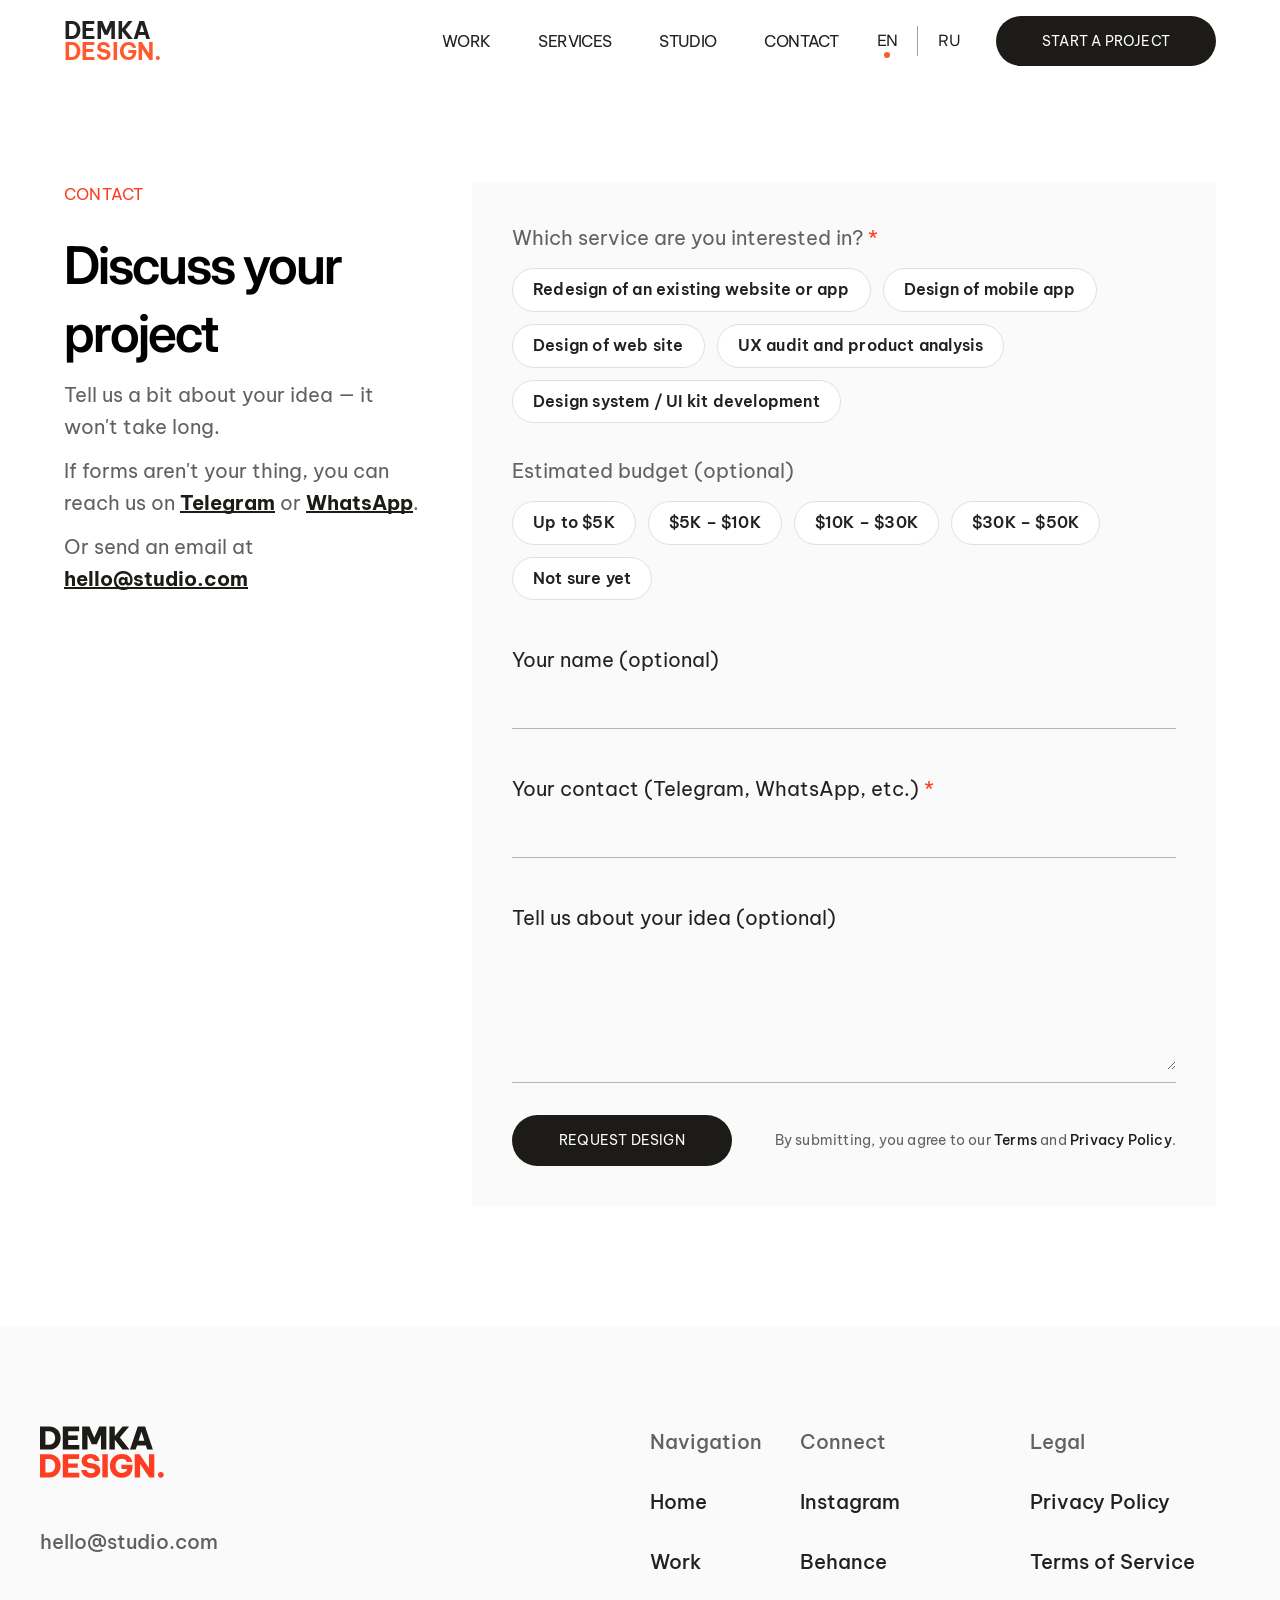
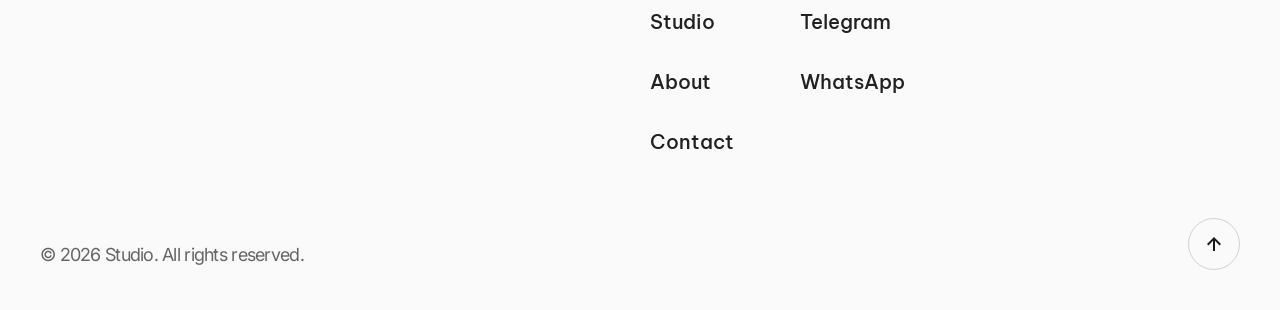
<file: start-project.html>
<!doctype html>
<html lang="en">
  <head>
    <meta charset="UTF-8" />
    <meta name="viewport" content="width=device-width, initial-scale=1.0" />
    <title data-i18n="startProject.meta.title">Discuss your project — DEMKA DESIGN</title>
    <link rel="preconnect" href="https://fonts.googleapis.com" />
    <link rel="preconnect" href="https://fonts.gstatic.com" crossorigin />
    <link
      href="https://fonts.googleapis.com/css2?family=Be+Vietnam+Pro:wght@400;500;600;700&family=Inter:wght@400;500;600&family=Onest:wght@400&family=Plus+Jakarta+Sans:wght@400;700&display=swap"
      rel="stylesheet"
    />
    <link rel="stylesheet" href="./styles.css" />
  </head>
  <body>
    <div class="page page-start" id="top">
      <header class="nav nav--light">
        <a class="logo" href="./index.html">
          <span class="logo-line">DEMKA</span>
          <span class="logo-line logo-accent">DESIGN.</span>
        </a>
        <div class="menu-wrap">
          <nav aria-label="Primary" data-i18n-aria-label="a11y.navPrimary">
            <ul class="menu">
              <li><a class="menu-link" href="./work.html" data-i18n="nav.work">Work</a></li>
              <li><a class="menu-link" href="./index.html#services" data-i18n="nav.services">Services</a></li>
              <li><a class="menu-link" href="./studio.html" data-i18n="nav.studio">Studio</a></li>
              <li><a class="menu-link" href="./index.html#contact" data-i18n="nav.contact">Contact</a></li>
            </ul>
          </nav>
        </div>
        <div class="nav-end">
          <div class="nav-actions">
            <div class="nav-lang nav-lang-desktop" role="group" data-i18n-aria-label="a11y.langSwitcher">
              <button type="button" class="nav-lang-btn" data-lang="en" aria-pressed="false">EN</button>
              <span class="nav-lang-divider" aria-hidden="true"></span>
              <button type="button" class="nav-lang-btn" data-lang="ru" aria-pressed="false">RU</button>
            </div>
            <div class="nav-lang-mobile">
              <button
                type="button"
                class="nav-lang-mobile-trigger"
                aria-expanded="false"
                aria-haspopup="listbox"
                aria-controls="nav-lang-mobile-list"
                data-i18n-aria-label="a11y.langMenuChoose"
              >
                <span class="nav-lang-mobile-current">EN</span>
                <svg class="nav-lang-mobile-chevron" width="16" height="16" viewBox="0 0 24 24" aria-hidden="true" focusable="false">
                  <path fill="currentColor" d="M12 15.4 6.3 9.7 7.2 8.8l4.8 4.8 4.8-4.8.9.9-5.7 5.7z" />
                </svg>
              </button>
              <ul class="nav-lang-mobile-list" id="nav-lang-mobile-list" role="listbox" hidden>
                <li role="none">
                  <button type="button" class="nav-lang-mobile-option" role="option" data-lang="en" aria-selected="true">EN</button>
                </li>
                <li role="none">
                  <button type="button" class="nav-lang-mobile-option" role="option" data-lang="ru" aria-selected="false">RU</button>
                </li>
              </ul>
            </div>
            <div class="nav-cta">
              <a class="cta cta--nav-dark" href="./start-project.html" data-i18n="nav.cta">Start a project</a>
            </div>
          </div>
          <button
            type="button"
            class="nav-toggle"
            id="nav-toggle"
            aria-expanded="false"
            aria-controls="nav-mobile-panel"
            aria-label="Open menu"
            data-i18n-aria-label="a11y.menuOpen"
          >
            <span class="nav-toggle-bar" aria-hidden="true"></span>
            <span class="nav-toggle-bar" aria-hidden="true"></span>
          </button>
        </div>
        <div class="nav-mobile-menu" id="nav-mobile-panel" hidden>
          <nav aria-label="Primary (mobile)" data-i18n-aria-label="a11y.navPrimaryMobile">
            <ul class="nav-mobile-list">
              <li><a class="nav-mobile-link" href="./work.html" data-i18n="nav.work">Work</a></li>
              <li><a class="nav-mobile-link" href="./index.html#services" data-i18n="nav.services">Services</a></li>
              <li><a class="nav-mobile-link" href="./studio.html" data-i18n="nav.studio">Studio</a></li>
              <li><a class="nav-mobile-link" href="./index.html#contact" data-i18n="nav.contact">Contact</a></li>
            </ul>
            <a class="cta cta--nav-dark nav-mobile-cta" href="./start-project.html" data-i18n="nav.cta">Start a project</a>
          </nav>
        </div>
      </header>

      <main class="start-main">
        <div class="start-layout">
          <div class="start-intro">
            <p class="start-kicker" data-i18n="startProject.intro.kicker">Contact</p>
            <div class="start-intro-copy">
              <h1 class="start-title" data-i18n="startProject.intro.title">Discuss your project</h1>
              <p class="start-lead" data-i18n="startProject.intro.lead">
                Tell us a bit about your idea &mdash; it won&rsquo;t take long.
              </p>
              <p class="start-aside">
                <span data-i18n="startProject.intro.messengerPrefix">If forms aren&rsquo;t your thing, you can reach us on</span>
                <a href="https://t.me" target="_blank" rel="noopener noreferrer">Telegram</a>
                <span data-i18n="startProject.intro.messengerOr">or</span>
                <a href="https://wa.me" target="_blank" rel="noopener noreferrer">WhatsApp</a><span data-i18n="startProject.intro.messengerSuffix">.</span>
              </p>
              <p class="start-aside">
                <span data-i18n="startProject.intro.emailPrefix">Or send an email at</span>
                <a href="mailto:hello@studio.com">hello@studio.com</a>
              </p>
            </div>
          </div>

          <form
            class="start-form-card"
            id="project-form"
            action="https://submit-form.com/pS3zjzmsy"
            method="post"
          >
            <fieldset class="start-fieldset">
              <legend class="start-legend">
                <span data-i18n="startProject.form.serviceLegend">Which service are you interested in?</span>
                <span class="start-required" aria-hidden="true">*</span>
              </legend>
              <div class="start-chip-row" role="radiogroup" aria-required="true">
                <label class="start-chip">
                  <input type="radio" name="service" value="Redesign of an existing website or app" required />
                  <span data-i18n="startProject.form.services.redesign">Redesign of an existing website or app</span>
                </label>
                <label class="start-chip">
                  <input type="radio" name="service" value="Design of mobile app" />
                  <span data-i18n="startProject.form.services.mobile">Design of mobile app</span>
                </label>
                <label class="start-chip">
                  <input type="radio" name="service" value="Design of web site" />
                  <span data-i18n="startProject.form.services.website">Design of web site</span>
                </label>
                <label class="start-chip">
                  <input type="radio" name="service" value="UX audit and product analysis" />
                  <span data-i18n="startProject.form.services.uxAudit">UX audit and product analysis</span>
                </label>
                <label class="start-chip">
                  <input type="radio" name="service" value="Design system / UI kit development" />
                  <span data-i18n="startProject.form.services.designSystem">Design system / UI kit development</span>
                </label>
              </div>
            </fieldset>

            <fieldset class="start-fieldset">
              <legend class="start-legend" data-i18n="startProject.form.budgetLegend">Estimated budget (optional)</legend>
              <div class="start-chip-row" role="radiogroup">
                <label class="start-chip">
                  <input type="radio" name="budget" value="Up to $5K" />
                  <span data-i18n="startProject.form.budgets.upTo5">Up to $5K</span>
                </label>
                <label class="start-chip">
                  <input type="radio" name="budget" value="$5K – $10K" />
                  <span data-i18n="startProject.form.budgets.b5to10">$5K &ndash; $10K</span>
                </label>
                <label class="start-chip">
                  <input type="radio" name="budget" value="$10K – $30K" />
                  <span data-i18n="startProject.form.budgets.b10to30">$10K &ndash; $30K</span>
                </label>
                <label class="start-chip">
                  <input type="radio" name="budget" value="$30K – $50K" />
                  <span data-i18n="startProject.form.budgets.b30to50">$30K &ndash; $50K</span>
                </label>
                <label class="start-chip">
                  <input type="radio" name="budget" value="Not sure yet" />
                  <span data-i18n="startProject.form.budgets.notSure">Not sure yet</span>
                </label>
              </div>
            </fieldset>

            <div class="start-fields-block">
              <label class="start-field">
                <span class="start-field-label" data-i18n="startProject.form.nameLabel">Your name (optional)</span>
                <input type="text" name="name" autocomplete="name" />
              </label>
              <label class="start-field">
                <span class="start-field-label">
                  <span data-i18n="startProject.form.contactLabel">Your contact (Telegram, WhatsApp, etc.)</span>
                  <span class="start-required" aria-hidden="true">*</span>
                </span>
                <input type="text" name="contact" autocomplete="tel" required />
              </label>
              <label class="start-field start-field--tall">
                <span class="start-field-label" data-i18n="startProject.form.messageLabel">Tell us about your idea (optional)</span>
                <textarea name="message" rows="4"></textarea>
              </label>
            </div>

            <div class="start-form-actions">
              <button type="submit" class="start-submit">
                <span class="start-submit-text start-submit-text--desktop" data-i18n="startProject.form.submitDesktop">Request design</span>
                <span class="start-submit-text start-submit-text--mobile" data-i18n="startProject.form.submitMobile">Submit</span>
              </button>
              <p class="start-disclaimer">
                <span data-i18n="startProject.form.disclaimerPrefix">By submitting, you agree to our</span>
                <a href="./index.html#terms" data-i18n="startProject.form.disclaimerTerms">Terms</a>
                <span data-i18n="startProject.form.disclaimerAnd">and</span>
                <a href="./index.html#privacy" data-i18n="startProject.form.disclaimerPrivacy">Privacy Policy</a><span data-i18n="startProject.form.disclaimerSuffix">.</span>
              </p>
            </div>
          </form>
        </div>
      </main>

      <footer class="site-footer" aria-labelledby="site-footer-title">
        <h2 class="sr-only" id="site-footer-title" data-i18n="a11y.footerTitle">Site footer</h2>
        <div class="site-footer-inner">
          <div class="site-footer-top">
            <div class="site-footer-brand">
              <a class="site-footer-logo" href="./index.html" aria-label="Demka Design — home" data-i18n-aria-label="a11y.footerLogoHome">
                <img src="./bottom_logo.svg" alt="Demka Design" data-i18n-alt="a11y.footerLogoAlt" width="124" height="52" />
              </a>
              <a class="site-footer-email" href="mailto:hello@studio.com">hello@studio.com</a>
            </div>

            <div class="site-footer-columns">
              <nav class="site-footer-column" aria-labelledby="footer-col-navigation">
                <p class="site-footer-column-title" id="footer-col-navigation" data-i18n="footer.navigation">Navigation</p>
                <ul class="site-footer-links">
                  <li><a href="./index.html" data-i18n="footer.home">Home</a></li>
                  <li><a href="./work.html" data-i18n="nav.work">Work</a></li>
                  <li><a href="./studio.html" data-i18n="nav.studio">Studio</a></li>
                  <li><a href="./index.html#about" data-i18n="footer.about">About</a></li>
                  <li><a href="./index.html#contact" data-i18n="nav.contact">Contact</a></li>
                </ul>
              </nav>

              <nav class="site-footer-column" aria-labelledby="footer-col-connect">
                <p class="site-footer-column-title" id="footer-col-connect" data-i18n="footer.connect">Connect</p>
                <ul class="site-footer-links">
                  <li>
                    <a href="https://instagram.com" target="_blank" rel="noopener noreferrer">Instagram</a>
                  </li>
                  <li><a href="https://behance.net" target="_blank" rel="noopener noreferrer">Behance</a></li>
                  <li><a href="https://t.me" target="_blank" rel="noopener noreferrer">Telegram</a></li>
                  <li><a href="https://wa.me" target="_blank" rel="noopener noreferrer">WhatsApp</a></li>
                </ul>
              </nav>

              <nav class="site-footer-column" aria-labelledby="footer-col-legal">
                <p class="site-footer-column-title" id="footer-col-legal" data-i18n="footer.legal">Legal</p>
                <ul class="site-footer-links">
                  <li><a href="./index.html#privacy" data-i18n="footer.privacy">Privacy Policy</a></li>
                  <li><a href="./index.html#terms" data-i18n="footer.terms">Terms of Service</a></li>
                </ul>
              </nav>
            </div>
          </div>

          <div class="site-footer-bottom">
            <p class="site-footer-copyright" data-i18n="footer.copyright">&copy; 2026 Studio. All rights reserved.</p>
            <a class="site-footer-top-link" href="#top" aria-label="Back to top" data-i18n-aria-label="a11y.backToTop">
              <svg viewBox="0 0 24 24" aria-hidden="true" focusable="false">
                <path
                  d="M12 5l-7 7 1.41 1.41L11 8.83V19h2V8.83l4.59 4.58L19 12z"
                  fill="currentColor"
                />
              </svg>
            </a>
          </div>
        </div>
      </footer>
    </div>
    <script src="./js/i18n.js"></script>
    <script>
      (function () {
        var nav = document.querySelector(".page-start .nav");
        var btn = document.getElementById("nav-toggle");
        var panel = document.getElementById("nav-mobile-panel");
        if (!nav || !btn || !panel) return;

        function menuAria(open) {
          var L = window.__SITE_I18N__ || { menuOpen: "Open menu", menuClose: "Close menu" };
          btn.setAttribute("aria-label", open ? L.menuClose : L.menuOpen);
        }

        function setOpen(open) {
          nav.classList.toggle("nav--menu-open", open);
          document.body.classList.toggle("nav-mobile-open", open);
          btn.setAttribute("aria-expanded", open ? "true" : "false");
          menuAria(open);
          if (open) {
            panel.removeAttribute("hidden");
          } else {
            panel.setAttribute("hidden", "");
          }
        }

        document.addEventListener("localeapplied", function () {
          menuAria(nav.classList.contains("nav--menu-open"));
        });

        btn.addEventListener("click", function () {
          setOpen(!nav.classList.contains("nav--menu-open"));
        });

        panel.querySelectorAll("a, button").forEach(function (el) {
          el.addEventListener("click", function () {
            setOpen(false);
          });
        });

        document.addEventListener("keydown", function (e) {
          if (e.key === "Escape" && nav.classList.contains("nav--menu-open")) {
            setOpen(false);
            btn.focus();
          }
        });

        document.addEventListener("click", function (e) {
          if (!nav.classList.contains("nav--menu-open")) return;
          if (!nav.contains(e.target)) setOpen(false);
        });

        var mq = window.matchMedia("(max-width: 600px)");
        mq.addEventListener("change", function () {
          if (!mq.matches && nav.classList.contains("nav--menu-open")) setOpen(false);
        });
      })();
    </script>
  </body>
</html>
</file>
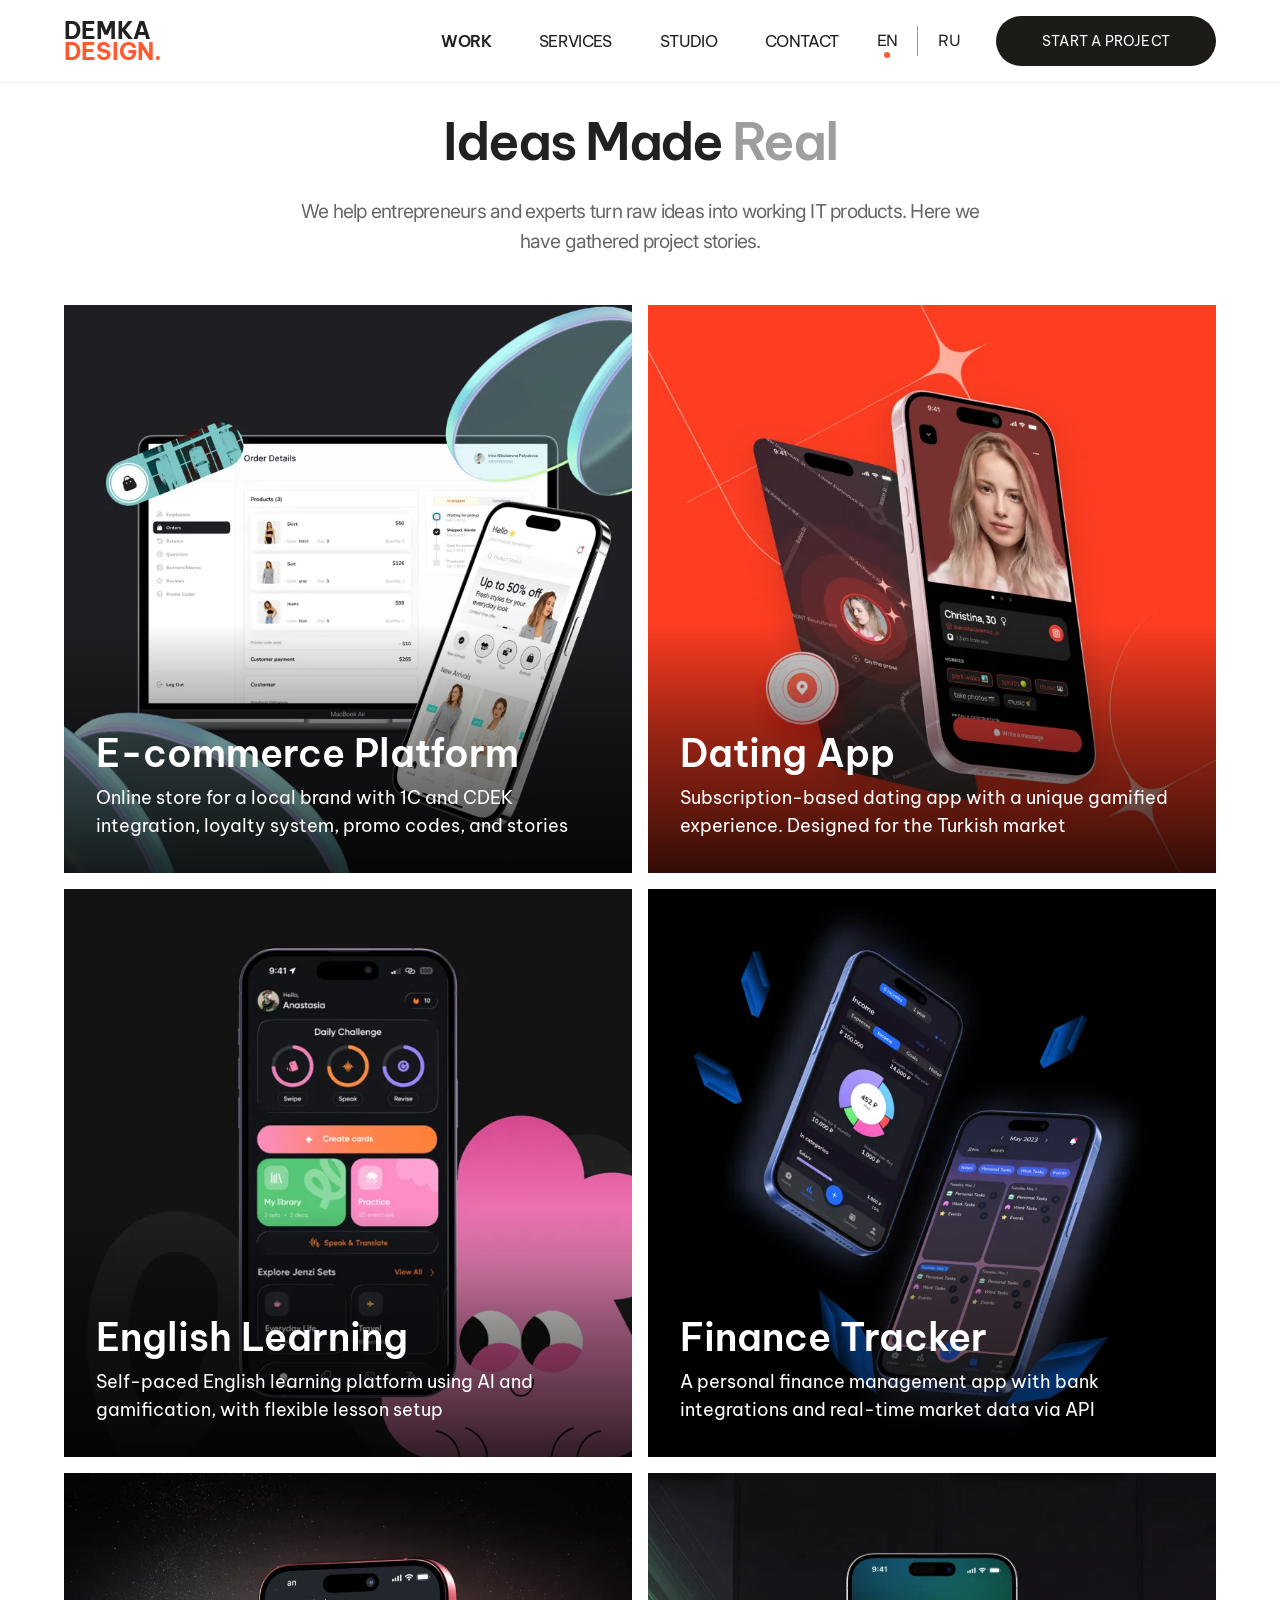
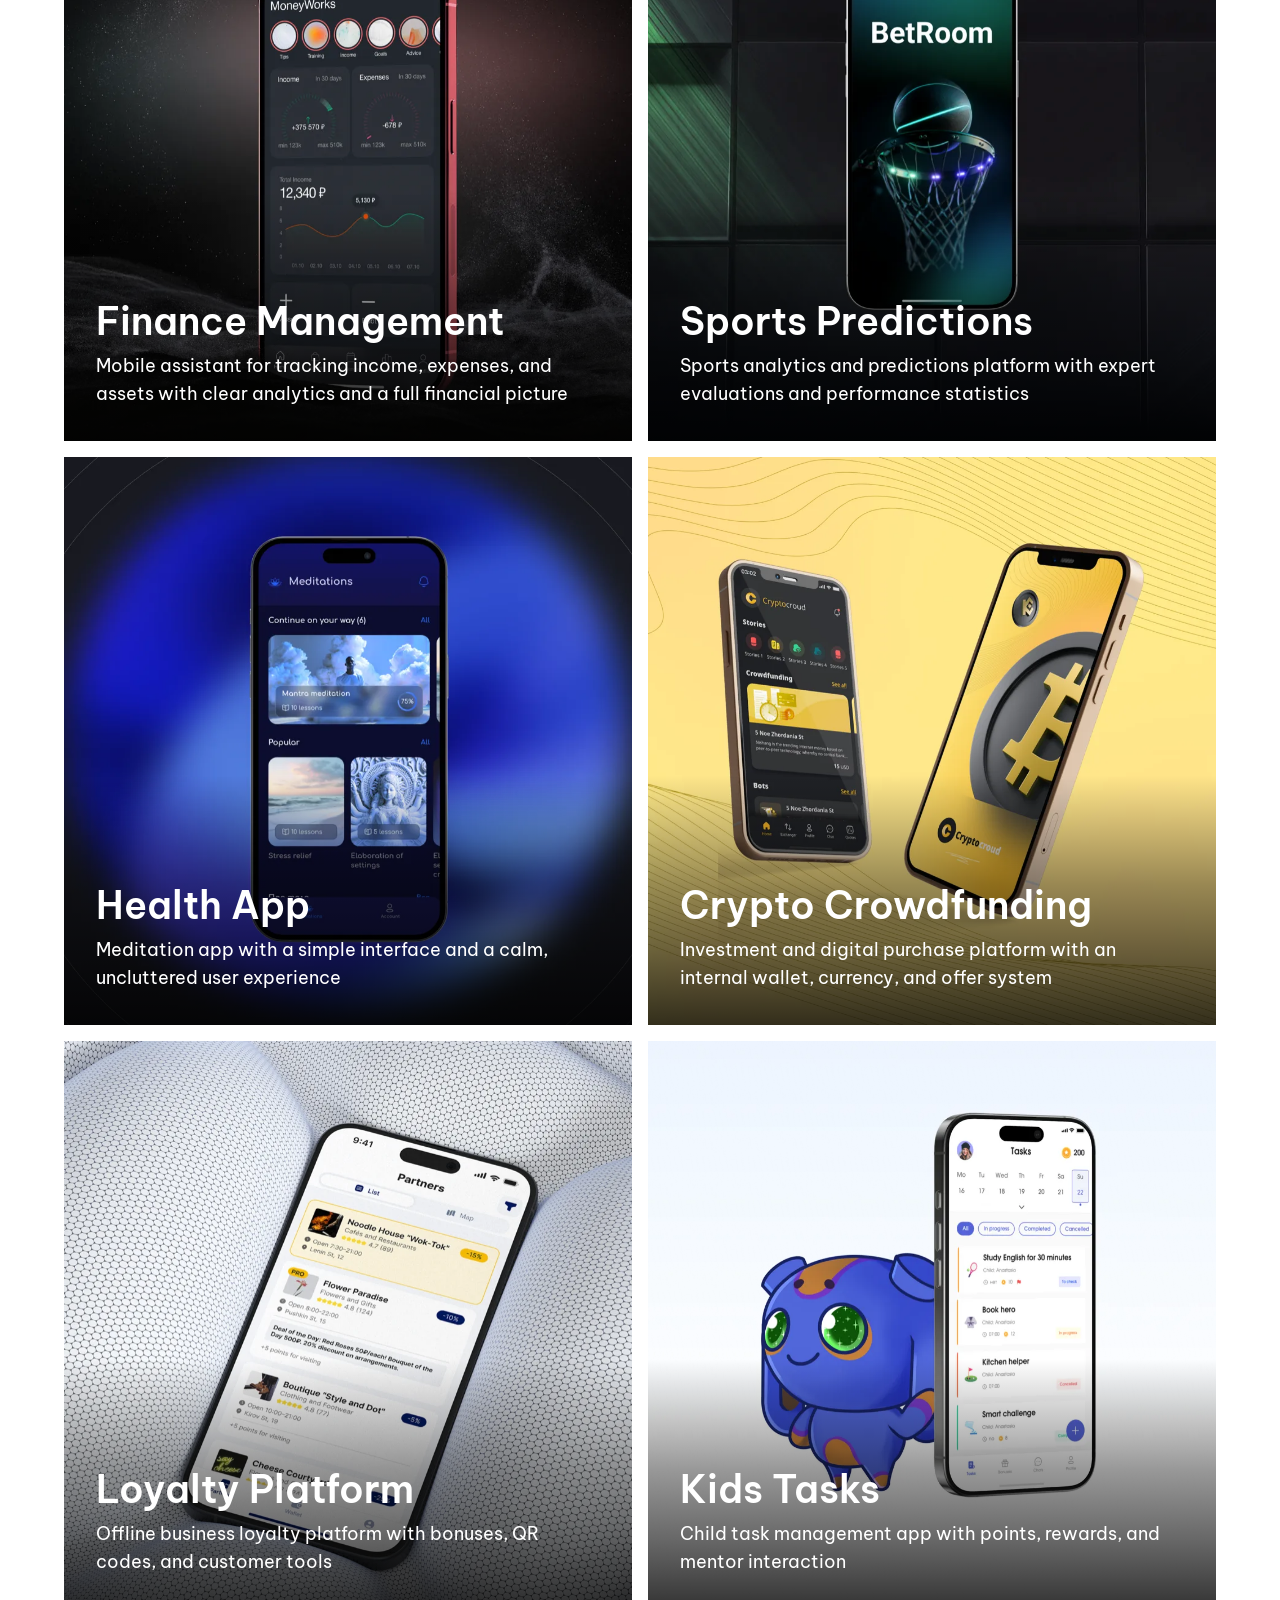
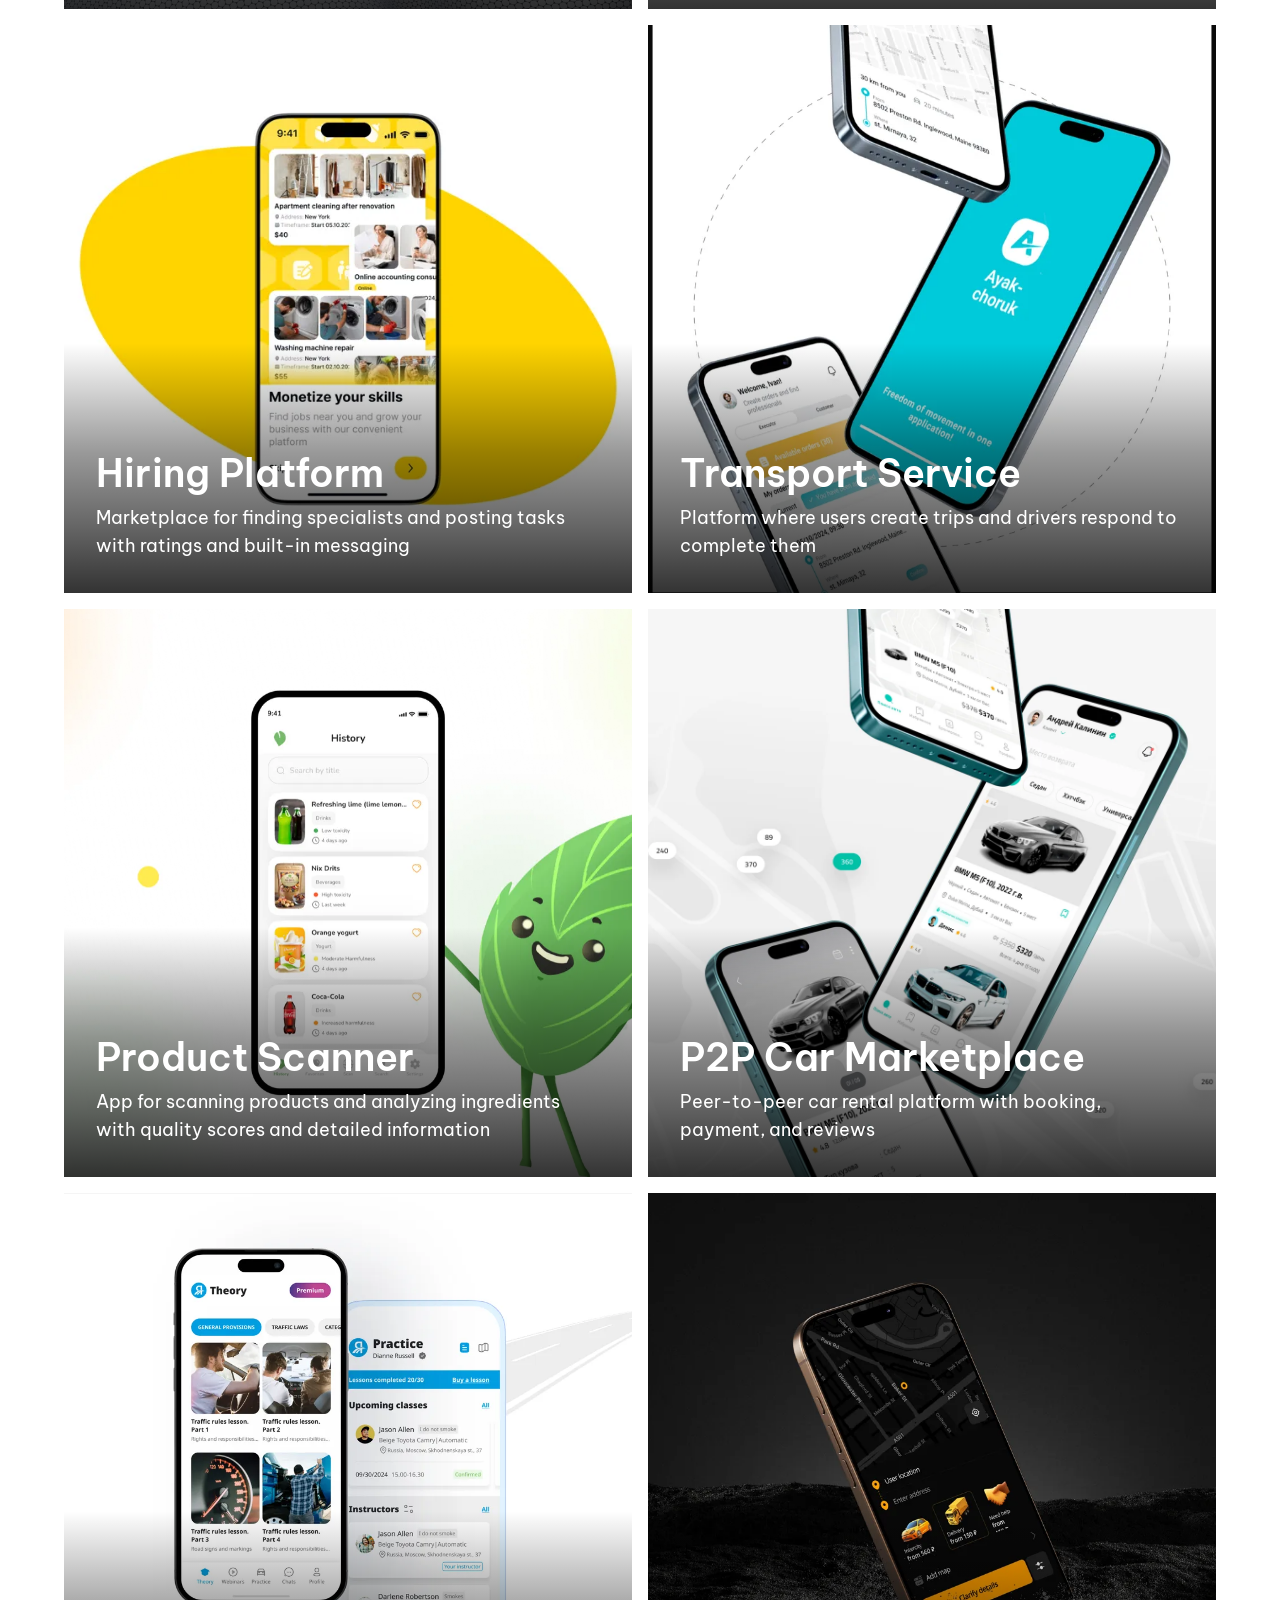
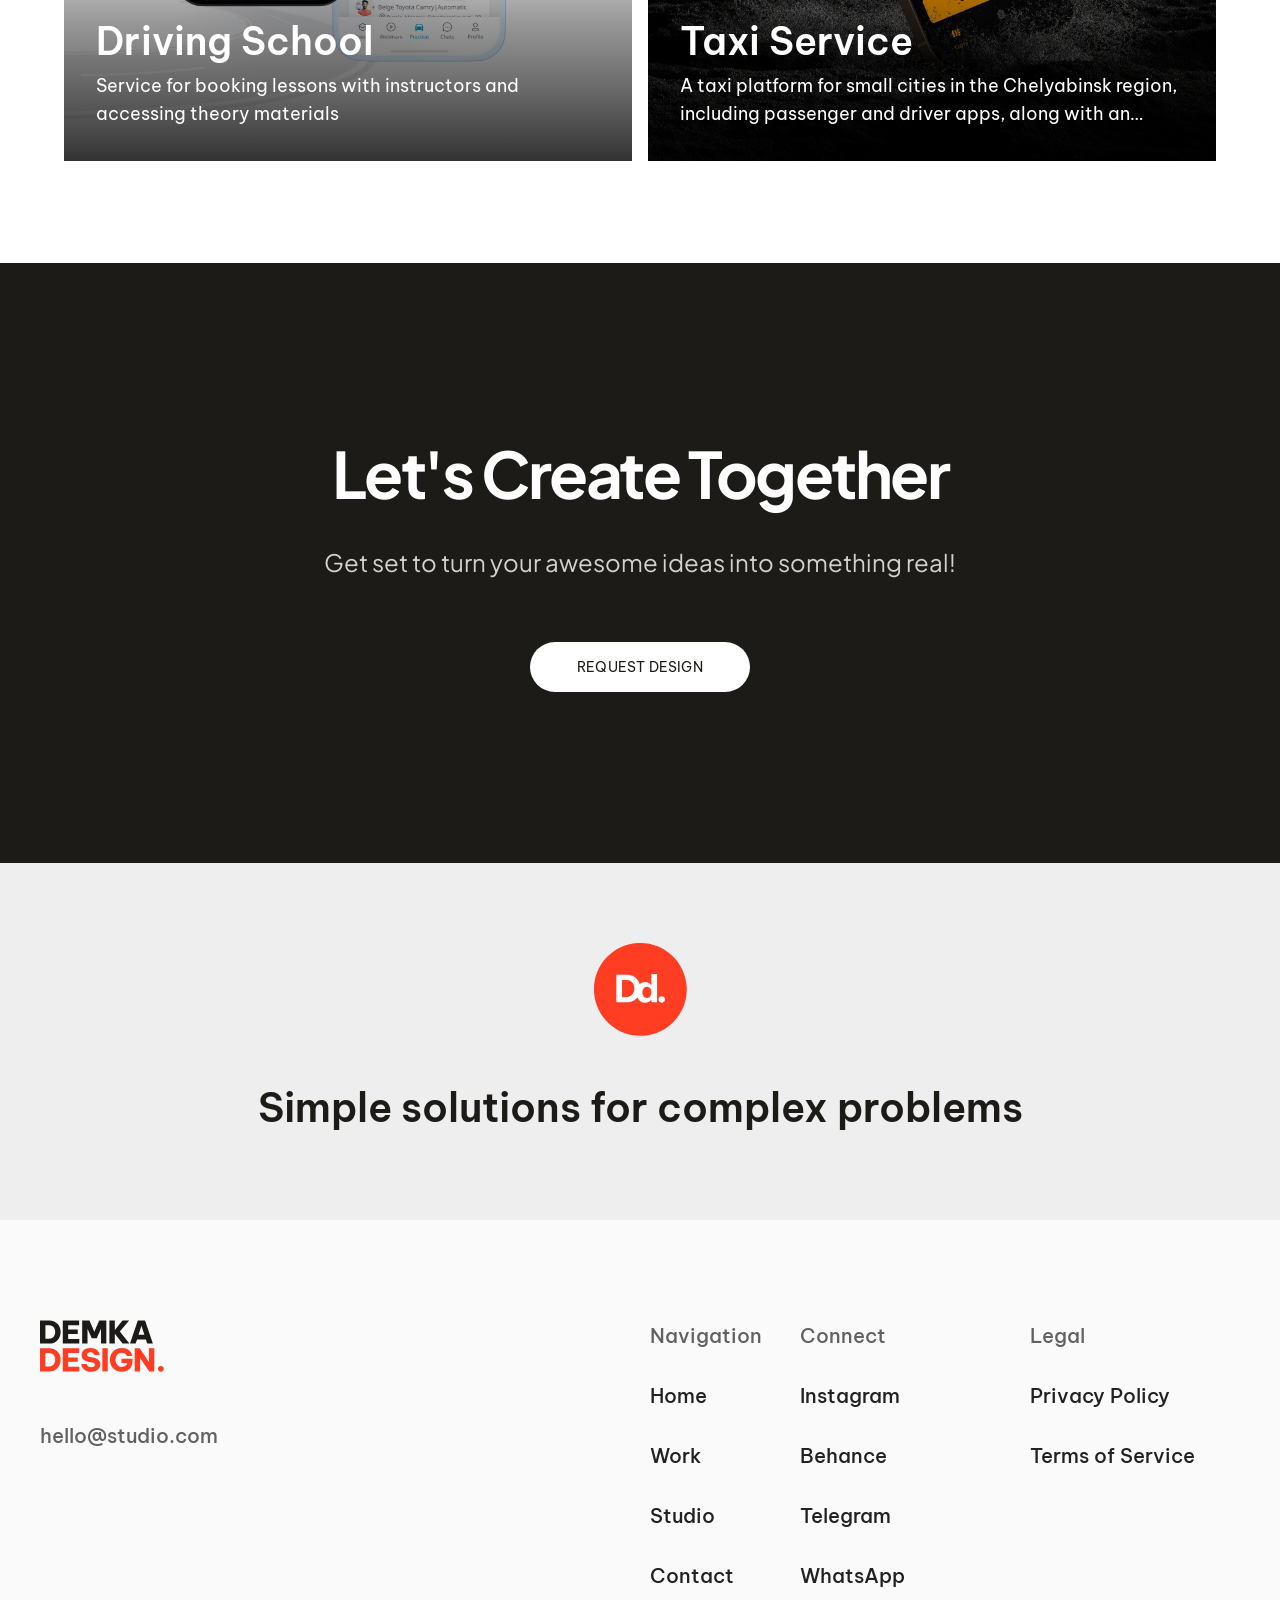
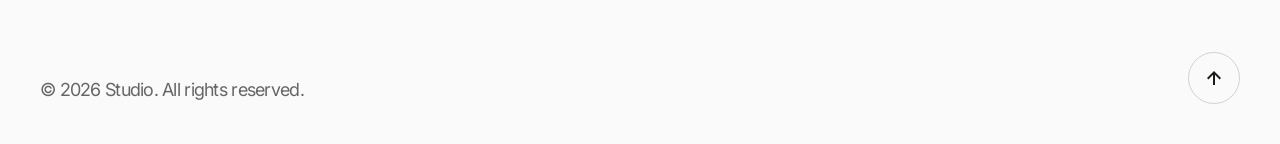
<file: work.html>
<!doctype html>
<html lang="en">
  <head>
    <meta charset="UTF-8" />
    <meta name="viewport" content="width=device-width, initial-scale=1.0" />
    <title data-i18n="workPage.meta.title">Work — DEMKA DESIGN</title>
    <link rel="preconnect" href="https://fonts.googleapis.com" />
    <link rel="preconnect" href="https://fonts.gstatic.com" crossorigin />
    <link
      href="https://fonts.googleapis.com/css2?family=Be+Vietnam+Pro:wght@400;500;600;700;800&family=Inter:wght@400;500;600&family=Onest:wght@400&family=Plus+Jakarta+Sans:wght@400;700&display=swap"
      rel="stylesheet"
    />
    <link rel="stylesheet" href="./styles.css" />
  </head>
  <body>
    <div class="page page-work" id="top">
      <header class="nav nav--light nav--fixed">
        <a class="logo" href="./index.html">
          <span class="logo-line">DEMKA</span>
          <span class="logo-line logo-accent">DESIGN.</span>
        </a>
        <div class="menu-wrap">
          <nav aria-label="Primary" data-i18n-aria-label="a11y.navPrimary">
            <ul class="menu">
              <li>
                <a class="menu-link" href="./work.html" aria-current="page" data-i18n="nav.work">Work</a>
              </li>
              <li><a class="menu-link" href="./index.html#services" data-i18n="nav.services">Services</a></li>
              <li><a class="menu-link" href="./studio.html" data-i18n="nav.studio">Studio</a></li>
              <li><a class="menu-link" href="#contact" data-i18n="nav.contact">Contact</a></li>
            </ul>
          </nav>
        </div>
        <div class="nav-end">
          <div class="nav-actions">
            <div class="nav-lang nav-lang-desktop" role="group" data-i18n-aria-label="a11y.langSwitcher">
              <button type="button" class="nav-lang-btn" data-lang="en" aria-pressed="false">EN</button>
              <span class="nav-lang-divider" aria-hidden="true"></span>
              <button type="button" class="nav-lang-btn" data-lang="ru" aria-pressed="false">RU</button>
            </div>
            <div class="nav-lang-mobile">
              <button
                type="button"
                class="nav-lang-mobile-trigger"
                aria-expanded="false"
                aria-haspopup="listbox"
                aria-controls="nav-lang-mobile-list"
                data-i18n-aria-label="a11y.langMenuChoose"
              >
                <span class="nav-lang-mobile-current">EN</span>
                <svg class="nav-lang-mobile-chevron" width="16" height="16" viewBox="0 0 24 24" aria-hidden="true" focusable="false">
                  <path fill="currentColor" d="M12 15.4 6.3 9.7 7.2 8.8l4.8 4.8 4.8-4.8.9.9-5.7 5.7z" />
                </svg>
              </button>
              <ul class="nav-lang-mobile-list" id="nav-lang-mobile-list" role="listbox" hidden>
                <li role="none">
                  <button type="button" class="nav-lang-mobile-option" role="option" data-lang="en" aria-selected="true">EN</button>
                </li>
                <li role="none">
                  <button type="button" class="nav-lang-mobile-option" role="option" data-lang="ru" aria-selected="false">RU</button>
                </li>
              </ul>
            </div>
            <div class="nav-cta">
              <a class="cta cta--nav-dark" href="./start-project.html" data-i18n="nav.cta">Start a project</a>
            </div>
          </div>
          <button
            type="button"
            class="nav-toggle"
            id="nav-toggle"
            aria-expanded="false"
            aria-controls="nav-mobile-panel"
            aria-label="Open menu"
            data-i18n-aria-label="a11y.menuOpen"
          >
            <span class="nav-toggle-bar" aria-hidden="true"></span>
            <span class="nav-toggle-bar" aria-hidden="true"></span>
          </button>
        </div>
        <div class="nav-mobile-menu" id="nav-mobile-panel" hidden>
          <nav aria-label="Primary (mobile)" data-i18n-aria-label="a11y.navPrimaryMobile">
            <ul class="nav-mobile-list">
              <li>
                <a class="nav-mobile-link" href="./work.html" aria-current="page" data-i18n="nav.work">Work</a>
              </li>
              <li><a class="nav-mobile-link" href="./index.html#services" data-i18n="nav.services">Services</a></li>
              <li><a class="nav-mobile-link" href="./studio.html" data-i18n="nav.studio">Studio</a></li>
              <li><a class="nav-mobile-link" href="#contact" data-i18n="nav.contact">Contact</a></li>
            </ul>
            <a class="cta cta--nav-dark nav-mobile-cta" href="./start-project.html" data-i18n="nav.cta">Start a project</a>
          </nav>
        </div>
      </header>

      <main class="work-main">
        <section class="work-hero" aria-labelledby="work-hero-title">
          <div class="work-hero-inner get-recontainer">
            <h1 class="work-hero-title" id="work-hero-title">
              <span class="work-hero-title-strong" data-i18n="workPage.hero.titleStrong">Ideas Made </span><span class="work-hero-title-muted" data-i18n="workPage.hero.titleMuted">Real</span>
            </h1>
            <p class="work-hero-lead" data-i18n="workPage.hero.lead">
              We help entrepreneurs and experts turn raw ideas into working IT products. Here we have
              gathered project stories.
            </p>
          </div>
        </section>

        <section class="featured-work work-page-featured" id="projects" aria-labelledby="work-projects-title">
          <h2 class="sr-only" id="work-projects-title" data-i18n="workPage.projectsTitle">Featured projects</h2>
          <div class="featured-work-inner">
            <div class="project-grid">
              <a class="project-card" href="./e-commerce-platform.html" aria-label="Open E-commerce Platform case study" data-i18n-aria-label="a11y.projectEcommerceAria">
                <img
                  class="project-image"
                  src="./assets/projects/01-ecommerce-platform.webp"
                  alt="E-commerce Platform project preview"
                  data-i18n-alt="workPage.cards.ecommerce.imgAlt"
                  loading="lazy"
                  decoding="async"
                />
                <div class="project-card-overlay" aria-hidden="true"></div>
                <div class="project-card-content">
                  <h3 class="project-title" data-i18n="workPage.cards.ecommerce.title">E-commerce Platform</h3>
                  <p class="project-description" data-i18n="workPage.cards.ecommerce.description">
                    Online store for a local brand with 1C and CDEK integration, loyalty system, promo
                    codes, and stories
                  </p>
                </div>
              </a>

              <article class="project-card">
                <img
                  class="project-image"
                  src="./assets/projects/02-dating-app.webp"
                  alt="Dating App project preview"
                  data-i18n-alt="workPage.cards.dating.imgAlt"
                  loading="lazy"
                  decoding="async"
                />
                <div class="project-card-overlay" aria-hidden="true"></div>
                <div class="project-card-content">
                  <h3 class="project-title" data-i18n="workPage.cards.dating.title">Dating App</h3>
                  <p class="project-description" data-i18n="workPage.cards.dating.description">
                    Subscription-based dating app with a unique gamified experience. Designed for the
                    Turkish market
                  </p>
                </div>
              </article>

              <article class="project-card">
                <img
                  class="project-image"
                  src="./assets/projects/03-english-learning.webp"
                  alt="English Learning project preview"
                  data-i18n-alt="workPage.cards.englishLearning.imgAlt"
                  loading="lazy"
                  decoding="async"
                />
                <div class="project-card-overlay" aria-hidden="true"></div>
                <div class="project-card-content">
                  <h3 class="project-title" data-i18n="workPage.cards.englishLearning.title">English Learning</h3>
                  <p class="project-description" data-i18n="workPage.cards.englishLearning.description">
                    Self-paced English learning platform using AI and gamification, with flexible lesson setup
                  </p>
                </div>
              </article>

              <article class="project-card">
                <img
                  class="project-image"
                  src="./assets/projects/04-finance-tracker.webp"
                  alt="Finance Tracker project preview"
                  data-i18n-alt="workPage.cards.finance.imgAlt"
                  loading="lazy"
                  decoding="async"
                />
                <div class="project-card-overlay" aria-hidden="true"></div>
                <div class="project-card-content">
                  <h3 class="project-title" data-i18n="workPage.cards.finance.title">Finance Tracker</h3>
                  <p class="project-description" data-i18n="workPage.cards.finance.description">
                    A personal finance management app with bank integrations and real-time market data
                    via API
                  </p>
                </div>
              </article>

              <article class="project-card">
                <img
                  class="project-image"
                  src="./assets/projects/05-finance-management.webp"
                  alt="Finance Management project preview"
                  data-i18n-alt="workPage.cards.financeManagement.imgAlt"
                  loading="lazy"
                  decoding="async"
                />
                <div class="project-card-overlay" aria-hidden="true"></div>
                <div class="project-card-content">
                  <h3 class="project-title" data-i18n="workPage.cards.financeManagement.title">Finance Management</h3>
                  <p class="project-description" data-i18n="workPage.cards.financeManagement.description">
                    Mobile assistant for tracking income, expenses, and assets with clear analytics
                  </p>
                </div>
              </article>

              <article class="project-card">
                <img
                  class="project-image"
                  src="./assets/projects/06-sports-predictions.webp"
                  alt="Sports Predictions project preview"
                  data-i18n-alt="workPage.cards.sportsPredictions.imgAlt"
                  loading="lazy"
                  decoding="async"
                />
                <div class="project-card-overlay" aria-hidden="true"></div>
                <div class="project-card-content">
                  <h3 class="project-title" data-i18n="workPage.cards.sportsPredictions.title">Sports Predictions</h3>
                  <p class="project-description" data-i18n="workPage.cards.sportsPredictions.description">
                    Sports analytics and predictions platform with expert evaluations and performance statistics
                  </p>
                </div>
              </article>

              <article class="project-card">
                <img
                  class="project-image"
                  src="./assets/projects/07-health-app.webp"
                  alt="Health App project preview"
                  data-i18n-alt="workPage.cards.healthApp.imgAlt"
                  loading="lazy"
                  decoding="async"
                />
                <div class="project-card-overlay" aria-hidden="true"></div>
                <div class="project-card-content">
                  <h3 class="project-title" data-i18n="workPage.cards.healthApp.title">Health App</h3>
                  <p class="project-description" data-i18n="workPage.cards.healthApp.description">
                    Meditation app with a simple interface and a calm, uncluttered user experience
                  </p>
                </div>
              </article>

              <article class="project-card">
                <img
                  class="project-image"
                  src="./assets/projects/08-crypto-crowdfunding.webp"
                  alt="Crypto Crowdfunding project preview"
                  data-i18n-alt="workPage.cards.cryptoCrowdfunding.imgAlt"
                  loading="lazy"
                  decoding="async"
                />
                <div class="project-card-overlay" aria-hidden="true"></div>
                <div class="project-card-content">
                  <h3 class="project-title" data-i18n="workPage.cards.cryptoCrowdfunding.title">Crypto Crowdfunding</h3>
                  <p class="project-description" data-i18n="workPage.cards.cryptoCrowdfunding.description">
                    Investment and digital purchase platform with an internal wallet, currency, and offer system
                  </p>
                </div>
              </article>

              <article class="project-card">
                <img
                  class="project-image"
                  src="./assets/projects/09-loyalty-platform.webp"
                  alt="Loyalty Platform project preview"
                  data-i18n-alt="workPage.cards.loyaltyPlatform.imgAlt"
                  loading="lazy"
                  decoding="async"
                />
                <div class="project-card-overlay" aria-hidden="true"></div>
                <div class="project-card-content">
                  <h3 class="project-title" data-i18n="workPage.cards.loyaltyPlatform.title">Loyalty Platform</h3>
                  <p class="project-description" data-i18n="workPage.cards.loyaltyPlatform.description">
                    Offline business loyalty platform with bonuses, QR codes, and customer tools
                  </p>
                </div>
              </article>

              <article class="project-card">
                <img
                  class="project-image"
                  src="./assets/projects/10-kids-tasks.webp"
                  alt="Kids Tasks project preview"
                  data-i18n-alt="workPage.cards.kidsTasks.imgAlt"
                  loading="lazy"
                  decoding="async"
                />
                <div class="project-card-overlay" aria-hidden="true"></div>
                <div class="project-card-content">
                  <h3 class="project-title" data-i18n="workPage.cards.kidsTasks.title">Kids Tasks</h3>
                  <p class="project-description" data-i18n="workPage.cards.kidsTasks.description">
                    Child task management app with points, rewards, and mentor interaction
                  </p>
                </div>
              </article>

              <article class="project-card">
                <img
                  class="project-image"
                  src="./assets/projects/11-hiring-platform.webp"
                  alt="Hiring Platform project preview"
                  data-i18n-alt="workPage.cards.hiringPlatform.imgAlt"
                  loading="lazy"
                  decoding="async"
                />
                <div class="project-card-overlay" aria-hidden="true"></div>
                <div class="project-card-content">
                  <h3 class="project-title" data-i18n="workPage.cards.hiringPlatform.title">Hiring Platform</h3>
                  <p class="project-description" data-i18n="workPage.cards.hiringPlatform.description">
                    Marketplace for finding specialists and posting tasks with ratings and built-in messaging
                  </p>
                </div>
              </article>

              <article class="project-card">
                <img
                  class="project-image"
                  src="./assets/projects/12-transport-service.webp"
                  alt="Transport Service project preview"
                  data-i18n-alt="workPage.cards.transportService.imgAlt"
                  loading="lazy"
                  decoding="async"
                />
                <div class="project-card-overlay" aria-hidden="true"></div>
                <div class="project-card-content">
                  <h3 class="project-title" data-i18n="workPage.cards.transportService.title">Transport Service</h3>
                  <p class="project-description" data-i18n="workPage.cards.transportService.description">
                    Platform where users create trips and drivers respond to complete them
                  </p>
                </div>
              </article>

              <article class="project-card">
                <img
                  class="project-image"
                  src="./assets/projects/13-product-scanner.webp"
                  alt="Product Scanner project preview"
                  data-i18n-alt="workPage.cards.productScanner.imgAlt"
                  loading="lazy"
                  decoding="async"
                />
                <div class="project-card-overlay" aria-hidden="true"></div>
                <div class="project-card-content">
                  <h3 class="project-title" data-i18n="workPage.cards.productScanner.title">Product Scanner</h3>
                  <p class="project-description" data-i18n="workPage.cards.productScanner.description">
                    App for scanning products and analyzing ingredients with quality scores and details
                  </p>
                </div>
              </article>

              <article class="project-card">
                <img
                  class="project-image"
                  src="./assets/projects/14-p2p-car-marketplace.webp"
                  alt="P2P Car Marketplace project preview"
                  data-i18n-alt="workPage.cards.p2pCarMarketplace.imgAlt"
                  loading="lazy"
                  decoding="async"
                />
                <div class="project-card-overlay" aria-hidden="true"></div>
                <div class="project-card-content">
                  <h3 class="project-title" data-i18n="workPage.cards.p2pCarMarketplace.title">P2P Car Marketplace</h3>
                  <p class="project-description" data-i18n="workPage.cards.p2pCarMarketplace.description">
                    Peer-to-peer car rental platform with booking, payment, and reviews
                  </p>
                </div>
              </article>

              <article class="project-card">
                <img
                  class="project-image"
                  src="./assets/projects/15-driving-school.webp"
                  alt="Driving School project preview"
                  data-i18n-alt="workPage.cards.drivingSchool.imgAlt"
                  loading="lazy"
                  decoding="async"
                />
                <div class="project-card-overlay" aria-hidden="true"></div>
                <div class="project-card-content">
                  <h3 class="project-title" data-i18n="workPage.cards.drivingSchool.title">Driving School</h3>
                  <p class="project-description" data-i18n="workPage.cards.drivingSchool.description">
                    Service for booking lessons with instructors and accessing theory materials
                  </p>
                </div>
              </article>

              <a class="project-card" href="./taxi-service.html" aria-label="Open Taxi Service case study" data-i18n-aria-label="a11y.projectTaxiAria">
                <img
                  class="project-image"
                  src="./assets/projects/16-taxi-service.webp"
                  alt="Taxi Service project preview"
                  data-i18n-alt="workPage.cards.taxi.imgAlt"
                  loading="lazy"
                  decoding="async"
                />
                <div class="project-card-overlay" aria-hidden="true"></div>
                <div class="project-card-content">
                  <h3 class="project-title" data-i18n="workPage.cards.taxi.title">Taxi Service</h3>
                  <p class="project-description" data-i18n="workPage.cards.taxi.description">
                    A taxi platform for small cities in the Chelyabinsk region, including passenger and
                    driver apps, along with an admin panel tailored to local infrastructure
                  </p>
                </div>
              </a>
            </div>
          </div>
        </section>

        <section class="final-cta" id="contact" aria-labelledby="final-cta-title">
          <div class="final-cta-inner get-recontainer">
            <div class="final-cta-copy">
              <h2 class="final-cta-title" id="final-cta-title" data-i18n="workPage.finalCta.title">Let&rsquo;s Create Together</h2>
              <p class="final-cta-subtitle" data-i18n="workPage.finalCta.subtitle">Get set to turn your awesome ideas into something real!</p>
            </div>
            <a href="./start-project.html" class="final-cta-button" data-i18n="workPage.finalCta.button">Request design</a>
          </div>
        </section>
      </main>

      <section class="studio-tagline" aria-labelledby="studio-tagline-title">
        <div class="studio-tagline-inner">
          <img class="studio-tagline-mark" src="./brand_icon.svg" alt="Demka Design mark" data-i18n-alt="a11y.brandMarkAlt" width="93" height="93" />
          <h2 class="studio-tagline-title" id="studio-tagline-title" data-i18n="studioTagline.title">Simple solutions for complex problems</h2>
        </div>
      </section>

      <footer class="site-footer" aria-labelledby="site-footer-title">
        <h2 class="sr-only" id="site-footer-title" data-i18n="a11y.footerTitle">Site footer</h2>
        <div class="site-footer-inner">
          <div class="site-footer-top">
            <div class="site-footer-brand">
              <a class="site-footer-logo" href="./index.html" aria-label="Demka Design — home" data-i18n-aria-label="a11y.footerLogoHome">
                <img src="./bottom_logo.svg" alt="Demka Design" data-i18n-alt="a11y.footerLogoAlt" width="124" height="52" />
              </a>
              <a class="site-footer-email" href="mailto:hello@studio.com">hello@studio.com</a>
            </div>

            <div class="site-footer-columns">
              <nav class="site-footer-column" aria-labelledby="footer-col-navigation">
                <p class="site-footer-column-title" id="footer-col-navigation" data-i18n="footer.navigation">Navigation</p>
                <ul class="site-footer-links">
                  <li><a href="./index.html" data-i18n="footer.home">Home</a></li>
                  <li><a href="./work.html" aria-current="page" data-i18n="nav.work">Work</a></li>
                  <li><a href="./studio.html" data-i18n="nav.studio">Studio</a></li>
                  <li><a href="#contact" data-i18n="nav.contact">Contact</a></li>
                </ul>
              </nav>

              <nav class="site-footer-column" aria-labelledby="footer-col-connect">
                <p class="site-footer-column-title" id="footer-col-connect" data-i18n="footer.connect">Connect</p>
                <ul class="site-footer-links">
                  <li>
                    <a href="https://instagram.com" target="_blank" rel="noopener noreferrer">Instagram</a>
                  </li>
                  <li><a href="https://behance.net" target="_blank" rel="noopener noreferrer">Behance</a></li>
                  <li><a href="https://t.me" target="_blank" rel="noopener noreferrer">Telegram</a></li>
                  <li><a href="https://wa.me" target="_blank" rel="noopener noreferrer">WhatsApp</a></li>
                </ul>
              </nav>

              <nav class="site-footer-column" aria-labelledby="footer-col-legal">
                <p class="site-footer-column-title" id="footer-col-legal" data-i18n="footer.legal">Legal</p>
                <ul class="site-footer-links">
                  <li><a href="./index.html#privacy" data-i18n="footer.privacy">Privacy Policy</a></li>
                  <li><a href="./index.html#terms" data-i18n="footer.terms">Terms of Service</a></li>
                </ul>
              </nav>
            </div>
          </div>

          <div class="site-footer-bottom">
            <p class="site-footer-copyright" data-i18n="footer.copyright">&copy; 2026 Studio. All rights reserved.</p>
            <a class="site-footer-top-link" href="#top" aria-label="Back to top" data-i18n-aria-label="a11y.backToTop">
              <svg viewBox="0 0 24 24" aria-hidden="true" focusable="false">
                <path d="M12 5l-7 7 1.41 1.41L11 8.83V19h2V8.83l4.59 4.58L19 12z" fill="currentColor" />
              </svg>
            </a>
          </div>
        </div>
      </footer>
    </div>
    <script src="./js/i18n.js"></script>
    <script>
      (function () {
        var nav = document.querySelector(".page-work .nav");
        var btn = document.getElementById("nav-toggle");
        var panel = document.getElementById("nav-mobile-panel");
        if (!nav || !btn || !panel) return;

        function menuAria(open) {
          var L = window.__SITE_I18N__ || { menuOpen: "Open menu", menuClose: "Close menu" };
          btn.setAttribute("aria-label", open ? L.menuClose : L.menuOpen);
        }

        function setOpen(open) {
          nav.classList.toggle("nav--menu-open", open);
          document.body.classList.toggle("nav-mobile-open", open);
          btn.setAttribute("aria-expanded", open ? "true" : "false");
          menuAria(open);
          if (open) {
            panel.removeAttribute("hidden");
          } else {
            panel.setAttribute("hidden", "");
          }
        }

        document.addEventListener("localeapplied", function () {
          menuAria(nav.classList.contains("nav--menu-open"));
        });

        btn.addEventListener("click", function () {
          setOpen(!nav.classList.contains("nav--menu-open"));
        });

        panel.querySelectorAll("a, button").forEach(function (el) {
          el.addEventListener("click", function () {
            setOpen(false);
          });
        });

        document.addEventListener("keydown", function (e) {
          if (e.key === "Escape" && nav.classList.contains("nav--menu-open")) {
            setOpen(false);
            btn.focus();
          }
        });

        document.addEventListener("click", function (e) {
          if (!nav.classList.contains("nav--menu-open")) return;
          if (!nav.contains(e.target)) setOpen(false);
        });

        var mq = window.matchMedia("(max-width: 600px)");
        mq.addEventListener("change", function () {
          if (!mq.matches && nav.classList.contains("nav--menu-open")) setOpen(false);
        });
      })();
    </script>
  </body>
</html>
</file>
<file: styles.css>
*,
*::before,
*::after {
  box-sizing: border-box;
}

html,
body {
  min-height: 100%;
}

body {
  margin: 0;
  -webkit-font-smoothing: antialiased;
}

body.nav-mobile-open {
  overflow: hidden;
}

/* Max-width band with no horizontal padding (nest inside padded parents) */
.get-recontainer {
  width: 100%;
  max-width: 1200px;
  margin-inline: auto;
  padding-inline: 0;
  box-sizing: border-box;
}

.page {
  --bg-top: #050505;
  --bg-mid: #1a1b1e;
  --bg-bottom: #d6d7db;
  --text: #ffffff;
  --text-muted: #9e9e9e;
  --accent: #ff5a2f;
  --button-fg: #1c1b17;
  --ink: #1c1b17;
  --ink-muted: #666666;
  --surface: #ffffff;
  --stroke: #1c1b17;

  position: relative;
  min-height: 100vh;
  overflow-x: hidden;
  color: var(--text);
  font-family: "Be Vietnam Pro", "Inter", system-ui, sans-serif;
}

/* Hero section */
.hero {
  position: relative;
  z-index: 0;
  min-height: 100vh;
  display: flex;
  flex-direction: column;
  color: var(--text);
  overflow: hidden;
  isolation: isolate;
}

.hero::after {
  content: "";
  position: absolute;
  inset: 0;
  z-index: 0;
  pointer-events: none;
  background: rgba(0, 0, 0, 0.28);
}

.hero-video {
  position: absolute;
  inset: 0;
  z-index: 0;
  width: 100%;
  height: 100%;
  object-fit: cover;
  pointer-events: none;
}

.nav {
  position: relative;
  z-index: 30;
  display: grid;
  grid-template-columns: minmax(0, 1fr) auto minmax(0, 1fr);
  align-items: center;
  column-gap: 1rem;
  row-gap: 12px;
  /* Fill the hero width so margin: 0 auto only centers when max-width caps the bar;
     without this, a shrink-wrapped flex/grid nav gets huge side margins on mobile. */
  width: 100%;
  max-width: 1440px;
  margin: 0 auto;
  padding: 16px clamp(20px, 5vw, 120px);
}

.logo {
  text-decoration: none;
  font-weight: 700;
  font-size: clamp(1.1rem, 1.8vw, 1.45rem);
  letter-spacing: 0.01em;
  color: var(--text);
  white-space: nowrap;
  justify-self: start;
  display: inline-flex;
  flex-direction: column;
  line-height: 0.92;
}

.logo-line {
  display: block;
}

.logo-accent {
  color: var(--accent);
}

.menu-wrap {
  justify-self: center;
}

.menu {
  display: flex;
  flex-wrap: wrap;
  align-items: center;
  justify-content: center;
  gap: 8px;
  list-style: none;
  margin: 0;
  padding: 0;
}

.menu-link {
  display: block;
  padding: 12px 20px;
  border-radius: 48px;
  text-decoration: none;
  color: var(--text);
  font-size: 16px;
  font-weight: 400;
  letter-spacing: -0.04em;
  text-transform: uppercase;
  backdrop-filter: blur(10px);
  transition: background-color 0.2s ease;
}

.menu-link:hover {
  background-color: rgba(255, 255, 255, 0.06);
}

.cta {
  display: inline-flex;
  align-items: center;
  justify-content: center;
  box-sizing: border-box;
  border: none;
  cursor: pointer;
  font-family: inherit;
  font-size: 14px;
  font-weight: 400;
  letter-spacing: 0.2px;
  line-height: 1.6;
  text-align: center;
  text-decoration: none;
  text-transform: uppercase;
  color: var(--button-fg);
  background: #ffffff;
  border-radius: 1000px;
  padding: 14px 24px;
  min-width: 200px;
  box-shadow: 0 1px 0 rgba(255, 255, 255, 0.6) inset;
  transition: transform 0.15s ease, box-shadow 0.15s ease;
}

.cta:hover {
  transform: translateY(-1px);
  box-shadow: 0 8px 28px rgba(0, 0, 0, 0.12);
}

.cta:active {
  transform: translateY(0);
}

/* Outlined CTA used in light sections */
.cta-outline {
  background: transparent;
  color: var(--ink);
  border: 1.5px solid var(--stroke);
  font-weight: 700;
  min-width: 0;
  width: min(382px, 100%);
  box-shadow: none;
}

.cta-outline:hover {
  background: var(--ink);
  color: #ffffff;
  box-shadow: 0 8px 28px rgba(0, 0, 0, 0.12);
}

.nav-cta {
  justify-self: end;
}

/* Trailing cluster: desktop CTA + lang; mobile lang pill + menu — Figma mobile 40004235:12739 */
.nav-end {
  display: flex;
  align-items: center;
  gap: 20px;
  justify-self: end;
}

/* Language switcher — Figma Navbar node 40004235:10816 (EN | RU + divider) */
.nav-actions {
  display: flex;
  align-items: center;
  gap: clamp(10px, 2vw, 16px);
}

.nav-lang {
  display: flex;
  align-items: center;
  flex-shrink: 0;
}

/* Mobile language control — Figma 40004235:12739 (pill + chevron); desktop uses .nav-lang-desktop */
.nav-lang-mobile {
  display: none;
  position: relative;
  flex-shrink: 0;
}

.nav-lang-mobile-trigger {
  display: inline-flex;
  align-items: center;
  justify-content: center;
  gap: 10px;
  margin: 0;
  padding: 12px 20px;
  border: 0;
  border-radius: 48px;
  cursor: pointer;
  font-family: "Be Vietnam Pro", "Inter", system-ui, sans-serif;
  font-size: 16px;
  font-weight: 400;
  line-height: 1.6;
  letter-spacing: -0.04em;
  text-transform: uppercase;
  color: #eeeeee;
  background: transparent;
  backdrop-filter: blur(10px);
  -webkit-backdrop-filter: blur(10px);
  transition: background-color 0.2s ease, color 0.2s ease;
  box-sizing: border-box;
  min-height: 44px;
}

.nav-lang-mobile-trigger:hover {
  background-color: rgba(255, 255, 255, 0.06);
}

.nav-lang-mobile-trigger:focus-visible {
  outline: 2px solid var(--accent);
  outline-offset: 2px;
}

.nav-lang-mobile-chevron {
  flex-shrink: 0;
  display: block;
  transition: transform 0.2s ease;
}

.nav-lang-mobile--open .nav-lang-mobile-chevron {
  transform: rotate(180deg);
}

.nav-lang-mobile-list {
  position: absolute;
  top: calc(100% + 8px);
  right: 0;
  z-index: 80;
  min-width: 120px;
  margin: 0;
  padding: 8px;
  list-style: none;
  border-radius: 16px;
  background: rgba(255, 255, 255, 0.98);
  box-shadow: 0 12px 40px rgba(4, 6, 15, 0.18);
  border: 1px solid rgba(28, 27, 23, 0.08);
}

.nav-lang-mobile-option {
  display: block;
  width: 100%;
  margin: 0;
  padding: 12px 16px;
  border: 0;
  border-radius: 12px;
  cursor: pointer;
  font-family: "Onest", "Inter", system-ui, sans-serif;
  font-size: 15px;
  font-weight: 400;
  line-height: 1.4;
  letter-spacing: -0.04em;
  text-transform: uppercase;
  text-align: center;
  color: var(--ink);
  background: transparent;
  transition: background-color 0.15s ease;
}

.nav-lang-mobile-option:hover,
.nav-lang-mobile-option:focus-visible {
  background-color: rgba(28, 27, 23, 0.06);
}

.nav-lang-mobile-option--active {
  color: var(--accent);
  font-weight: 600;
}

.nav--light .nav-lang-mobile-trigger {
  color: var(--ink-muted);
}

.nav--light .nav-lang-mobile-trigger:hover {
  background-color: rgba(28, 27, 23, 0.06);
}

.nav.nav--menu-open .nav-lang-mobile-trigger {
  color: #1c1b17;
}

.nav.nav--menu-open .nav-lang-mobile-trigger:hover {
  background-color: rgba(0, 0, 0, 0.04);
}

.nav-lang-btn {
  position: relative;
  margin: 0;
  padding: 12px min(20px, 3vw);
  border: 0;
  border-radius: 48px;
  cursor: pointer;
  font-family: "Onest", "Inter", system-ui, sans-serif;
  font-size: 16px;
  font-weight: 400;
  line-height: 1.6;
  letter-spacing: -0.04em;
  text-transform: uppercase;
  color: var(--text);
  background: transparent;
  backdrop-filter: blur(10px);
  -webkit-backdrop-filter: blur(10px);
  transition: background-color 0.2s ease, color 0.2s ease;
  min-width: 44px;
  min-height: 44px;
  box-sizing: border-box;
}

.nav-lang-btn:hover {
  background-color: rgba(255, 255, 255, 0.06);
}

.nav-lang-btn:focus-visible {
  outline: 2px solid var(--accent);
  outline-offset: 2px;
}

.nav-lang-btn--active::after {
  content: "";
  position: absolute;
  left: 50%;
  bottom: 8px;
  width: 6px;
  height: 6px;
  margin-left: -3px;
  border-radius: 50%;
  background: var(--accent);
}

.nav-lang-divider {
  width: 1px;
  height: 30px;
  flex-shrink: 0;
  background: #9e9e9e;
}

.nav--light .nav-lang-btn {
  color: var(--ink);
}

.nav--light .nav-lang-btn:hover {
  background-color: rgba(28, 27, 23, 0.06);
}

.nav.nav--menu-open .nav-lang-desktop .nav-lang-btn {
  color: #1c1b17;
}

.nav.nav--menu-open .nav-lang-desktop .nav-lang-btn:hover {
  background-color: rgba(0, 0, 0, 0.04);
}

.nav.nav--menu-open .nav-lang-desktop .nav-lang-divider {
  background: rgba(28, 27, 23, 0.35);
}

.main {
  position: relative;
  z-index: 1;
  flex: 1 0 auto;
  display: flex;
  flex-direction: column;
  align-items: center;
  /* Figma: main copy block ~153px from frame top; subtract ~nav band */
  padding: clamp(48px, 6vw, 88px) clamp(20px, 4vw, 40px) clamp(72px, 9vw, 132px);
  text-align: center;
}

.hero-stack {
  position: relative;
  z-index: 1;
  display: flex;
  flex-direction: column;
  align-items: center;
  gap: 24px;
  max-width: min(1233px, 100%);
  width: 100%;
  flex: 0 0 auto;
}

.headline {
  margin: 0;
  /* Figma Main Text Container — EN: Be Vietnam Pro Medium 80 / lh 100 / tracking -4.8px */
  font-family: "Be Vietnam Pro", "Inter", system-ui, sans-serif;
  font-size: clamp(2.5rem, 5.56vw, 5rem);
  font-weight: 500;
  line-height: 1.25;
  letter-spacing: -0.06em;
  text-wrap: balance;
  max-width: 1233px;
}

html[lang="ru"] .hero .headline {
  /* Figma RU frame — Onest SemiBold 80 / lh 100 */
  font-family: "Onest", "Be Vietnam Pro", system-ui, sans-serif;
  font-weight: 600;
}

.headline-line2 {
  white-space: nowrap;
}

@media (max-width: 720px) {
  .headline-line2 {
    white-space: normal;
  }
}

.headline-into {
  color: #ffffff;
}

.hero .headline-muted {
  color: rgba(255, 255, 255, 0.7);
}

.subtitle {
  margin: 0;
  max-width: 513px;
  font-family: "Inter", system-ui, sans-serif;
  font-size: 16px;
  font-weight: 400;
  line-height: 24px;
  letter-spacing: 0;
  color: #ffffff;
}

.nav-toggle {
  display: none;
  flex-direction: column;
  align-items: center;
  justify-content: center;
  justify-self: end;
  gap: 5px;
  width: 48px;
  height: 48px;
  padding: 0;
  background: transparent;
  border: 0;
  cursor: pointer;
}

.nav-toggle-bar {
  display: block;
  width: 24px;
  height: 2px;
  background: var(--accent);
  margin: 0;
  transform-origin: center;
  transition: transform 0.2s ease, opacity 0.2s ease;
}

/* Mobile menu panel — hidden on desktop; opened via JS under max-width breakpoint */
@media (min-width: 601px) {
  .nav-mobile-menu {
    display: none !important;
  }
}

.nav-mobile-list {
  list-style: none;
  margin: 0;
  padding: 0;
}

.nav-mobile-link {
  display: block;
  padding: 16px 0;
  text-decoration: none;
  color: var(--text);
  font-size: 16px;
  font-weight: 400;
  letter-spacing: -0.04em;
  text-transform: uppercase;
  text-align: left;
  border-bottom: 1px solid rgba(255, 255, 255, 0.1);
  transition: background-color 0.2s ease;
}

.nav-mobile-list li:last-child .nav-mobile-link {
  border-bottom: none;
}

.nav-mobile-link:hover,
.nav-mobile-link:focus-visible {
  background-color: rgba(255, 255, 255, 0.06);
}

.nav-mobile-cta {
  margin-top: 20px;
  width: 100%;
  max-width: none;
}

/* ---------- Featured Projects — Figma node 40004121:12973 ---------- */

.featured-work {
  background: #ffffff;
  color: var(--ink);
  padding: clamp(56px, 8vw, 120px) clamp(20px, 5vw, 120px);
}

.featured-work-inner {
  display: flex;
  flex-direction: column;
  align-items: center;
  gap: clamp(40px, 5vw, 64px);
  max-width: 1728px;
  margin: 0 auto;
}

.section-header {
  display: flex;
  flex-direction: column;
  align-items: center;
  gap: 20px;
  width: 100%;
  max-width: 1200px;
  text-align: center;
}

.section-mark {
  font-family: "Be Vietnam Pro", "Inter", system-ui, sans-serif;
  font-size: 16px;
  font-weight: 400;
  line-height: 1.6;
  letter-spacing: 0.2px;
  text-transform: uppercase;
  color: var(--accent);
}

.section-title {
  margin: 0;
  font-family: "Be Vietnam Pro", "Inter", system-ui, sans-serif;
  font-size: clamp(2rem, 4vw, 52px);
  font-weight: 600;
  line-height: 1.2;
  letter-spacing: -0.01em;
  color: var(--ink);
}

.section-subtitle {
  margin: 0;
  max-width: 720px;
  font-family: "Inter", "Be Vietnam Pro", system-ui, sans-serif;
  font-size: clamp(1rem, 1.5vw, 20px);
  font-weight: 400;
  line-height: 1.6;
  letter-spacing: -0.04em;
  color: var(--ink-muted);
}

.project-grid {
  display: grid;
  grid-template-columns: repeat(2, 1fr);
  gap: 16px;
  width: 100%;
  max-width: 1200px;
}

/* Project card: 1:1 aspect, image cover, gradient-to-dark bottom,
   title + description anchored at bottom. Figma node 40004121:12978 */
.project-card {
  position: relative;
  display: block;
  aspect-ratio: 1 / 1;
  overflow: hidden;
  border-radius: 0;
  background: #0a0a0a;
  isolation: isolate;
  cursor: pointer;
  text-decoration: none;
}

.project-card:not(a) {
  cursor: default;
}

.project-image {
  position: absolute;
  inset: 0;
  width: 100%;
  height: 100%;
  object-fit: cover;
  display: block;
  transition: transform 0.5s ease;
}

.project-card:hover .project-image {
  transform: scale(1.03);
}

.project-card-overlay {
  position: absolute;
  left: 0;
  right: 0;
  bottom: 0;
  height: 250px;
  pointer-events: none;
  background: linear-gradient(
    to top,
    rgba(0, 0, 0, 0.8) 0%,
    rgba(0, 0, 0, 0.6) 26.92%,
    rgba(0, 0, 0, 0.4) 56.25%,
    rgba(0, 0, 0, 0) 100%
  );
}

.project-card-content {
  position: absolute;
  inset: 0;
  display: flex;
  flex-direction: column;
  justify-content: flex-end;
  gap: 8px;
  padding: clamp(20px, 2.5vw, 32px);
  color: #ffffff;
}

.project-title {
  margin: 0;
  font-family: "Be Vietnam Pro", "Inter", system-ui, sans-serif;
  font-size: clamp(1.5rem, 3vw, 40px);
  font-weight: 600;
  line-height: 1.2;
  letter-spacing: 0;
  white-space: nowrap;
  overflow: hidden;
  text-overflow: ellipsis;
}

.project-description {
  margin: 0;
  font-family: "Be Vietnam Pro", "Inter", system-ui, sans-serif;
  font-size: clamp(0.95rem, 1.4vw, 20px);
  font-weight: 400;
  line-height: 1.6;
  letter-spacing: 0;
  display: -webkit-box;
  -webkit-line-clamp: 2;
  -webkit-box-orient: vertical;
  overflow: hidden;
}

/* ---------- Our Services — Figma node 40004121:12984 ---------- */

.services {
  background: #ffffff;
  color: var(--ink);
  padding: clamp(56px, 8vw, 120px) clamp(20px, 5vw, 120px);
}

.services-inner {
  display: flex;
  flex-direction: column;
  align-items: center;
  gap: clamp(40px, 5vw, 64px);
  max-width: 1200px;
  margin: 0 auto;
}

.service-grid {
  display: flex;
  flex-direction: column;
  gap: 24px;
  width: 100%;
}

.service-row {
  display: flex;
  gap: 24px;
  width: 100%;
}

/* Cards: wide (736/1176 ≈ 62.6%) + narrow (440/1176 ≈ 37.4%) via flex-grow
   ratio inside .service-row. Card internals use CSS grid so the icon can
   sit in a right column on desktop (spanning header + list rows) and slot
   between header and list on mobile. Figma sizes: 736×n and 440×336 */
.service-card {
  display: grid;
  grid-template-columns: minmax(0, 1fr) auto;
  column-gap: 16px;
  row-gap: 16px;
  padding: 28px;
  min-height: 336px;
  box-sizing: border-box;
}

.service-card--wide {
  flex: 736 1 0;
  min-width: 0;
}

.service-card--narrow {
  flex: 440 1 0;
  min-width: 0;
}

.service-card--accent {
  background: var(--accent);
  color: #ffffff;
}

.service-card--neutral {
  background: #f5f5f5;
  color: #212121;
}

.service-card--lime {
  background: #d5fc47;
  color: #212121;
}

.service-card-header {
  grid-column: 1;
  grid-row: 1;
  display: flex;
  align-items: flex-start;
  gap: 16px;
  width: 100%;
  min-width: 0;
}

.service-number {
  font-family: "Be Vietnam Pro", "Inter", system-ui, sans-serif;
  font-size: 32px;
  font-weight: 600;
  line-height: 1.6;
  letter-spacing: 0;
  flex: 0 0 auto;
}

.service-card-title {
  margin: 0;
  flex: 1 1 auto;
  font-family: "Be Vietnam Pro", "Inter", system-ui, sans-serif;
  font-size: 32px;
  font-weight: 600;
  line-height: 1.6;
  letter-spacing: 0;
  color: inherit;
}

.service-list {
  grid-column: 1;
  grid-row: 2;
  margin: 0;
  padding-left: 20px;
  font-family: "Be Vietnam Pro", "Inter", system-ui, sans-serif;
  font-size: 18px;
  font-weight: 400;
  line-height: 1.6;
  letter-spacing: 0.2px;
}

.service-list li {
  padding-left: 7px;
}

.service-card--accent .service-list {
  color: #ffffff;
}

.service-card--neutral .service-list,
.service-card--lime .service-list {
  color: #616161;
}

.service-card-icon {
  grid-column: 2;
  grid-row: 1 / span 2;
  align-self: center;
  justify-self: end;
  width: 280px;
  height: 280px;
  box-sizing: border-box;
  display: flex;
  align-items: center;
  justify-content: center;
}

/* Explicit pixel sizes per Figma spec — relying on percentages here is
   unreliable because each SVG has a different intrinsic viewBox size,
   which leads to inconsistent rendering with object-fit: contain. */
.service-card-icon svg,
.service-card-icon img {
  width: 194px;
  height: 194px;
  object-fit: contain;
  display: block;
}

/* How We Work — Figma node 40004121:13045 */
.process {
  background: #ffffff;
  padding: clamp(80px, 10vw, 120px) clamp(20px, 5vw, 120px);
}

.process-inner {
  max-width: 1200px;
  margin: 0 auto;
  display: flex;
  flex-direction: column;
  gap: clamp(64px, 8vw, 120px);
}

.process-list {
  list-style: none;
  margin: 0;
  padding: 0;
  width: 100%;
  display: flex;
  flex-direction: column;
}

.process-step {
  display: flex;
  align-items: flex-start;
  gap: 32px;
  padding-block: clamp(40px, 6vw, 80px);
}

.process-step:first-child {
  padding-top: 0;
}

.process-step:last-child {
  padding-bottom: 0;
}

.process-step + .process-step {
  border-top: 1px solid rgba(28, 27, 23, 0.12);
}

.process-number {
  flex: 0 0 auto;
  width: 175px;
  text-align: right;
  font-family: "Be Vietnam Pro", "Inter", system-ui, sans-serif;
  font-size: clamp(72px, 10vw, 120px);
  font-weight: 800;
  line-height: 1;
  letter-spacing: -0.06em;
  color: #1c1b17;
}

.process-step-info {
  flex: 1 1 0;
  min-width: 0;
  display: flex;
  flex-direction: column;
  gap: 12px;
  /* Align text-baseline with the big number's cap height */
  padding-top: clamp(12px, 2vw, 24px);
}

.process-step-title {
  margin: 0;
  font-family: "Be Vietnam Pro", "Inter", system-ui, sans-serif;
  font-size: clamp(32px, 4vw, 52px);
  font-weight: 700;
  line-height: 1.6;
  color: #212121;
}

.process-step-description {
  margin: 0;
  max-width: 720px;
  font-family: "Be Vietnam Pro", "Inter", system-ui, sans-serif;
  font-size: 18px;
  font-weight: 400;
  line-height: 1.6;
  letter-spacing: 0.2px;
  color: #616161;
}

/* About Studio — Figma node 40004121:13122
   Two-column top (copy + image), then a 3-card stats row. */
.about {
  background: #ffffff;
  padding: clamp(80px, 10vw, 120px) clamp(20px, 5vw, 120px);
}

.about-inner {
  max-width: 1440px;
  margin: 0 auto;
  display: flex;
  flex-direction: column;
  gap: 16px;
}

.about-top {
  display: flex;
  gap: clamp(32px, 6vw, 80px);
  align-items: center;
  width: 100%;
  max-width: 1200px;
  margin: 0 auto;
}

.about-info {
  flex: 0 0 auto;
  width: 406px;
  max-width: 100%;
  display: flex;
  flex-direction: column;
  align-items: flex-start;
  gap: 24px;
}

.about-copy {
  display: flex;
  flex-direction: column;
  gap: 12px;
  width: 100%;
}

.about-title {
  margin: 0;
  font-family: "Inter", "Be Vietnam Pro", system-ui, sans-serif;
  font-size: clamp(36px, 5vw, 52px);
  font-weight: 600;
  line-height: 1.3;
  letter-spacing: -0.04em;
  color: #000000;
}

.about-description {
  margin: 0;
  font-family: "Inter", "Be Vietnam Pro", system-ui, sans-serif;
  font-size: clamp(16px, 1.5vw, 20px);
  font-weight: 400;
  line-height: 1.6;
  letter-spacing: -0.04em;
  color: #666666;
}

.about-cta {
  width: 240px;
  min-width: 0;
}

.about-media {
  flex: 1 1 0;
  min-width: 0;
  display: flex;
  justify-content: flex-end;
}

.about-image {
  display: block;
  width: 100%;
  max-width: 714px;
  aspect-ratio: 1 / 1;
  height: auto;
  object-fit: cover;
  object-position: center;
}

/* Stats cards row */
.stats-row {
  list-style: none;
  margin: 0;
  padding: 0;
  display: flex;
  gap: 16px;
  align-items: stretch;
  width: 100%;
  max-width: 1200px;
  margin-inline: auto;
}

.stat {
  flex: 1 1 0;
  min-width: 0;
  min-height: 300px;
  padding: 28px;
  display: flex;
  flex-direction: column;
  gap: 24px;
  align-items: flex-start;
  justify-content: flex-end;
}

.stat--accent {
  background: #fe3d22;
  color: #ffffff;
  flex: 0 0 464px;
  max-width: 464px;
}

.stat--neutral {
  background: #f5f5f5;
  color: #212121;
}

.stat--lime {
  background: #d5fc47;
  color: #212121;
}

.stat-icon {
  display: block;
  width: 40px;
  height: 40px;
  object-fit: contain;
}

.stat-label {
  margin: 0;
  font-family: "Be Vietnam Pro", "Inter", system-ui, sans-serif;
  font-size: 24px;
  font-weight: 500;
  line-height: 1.6;
  color: inherit;
}

.stat-value {
  margin: 0;
  font-family: "Be Vietnam Pro", "Inter", system-ui, sans-serif;
  font-size: clamp(72px, 10vw, 120px);
  font-weight: 800;
  line-height: 1;
  letter-spacing: -0.06em;
  color: inherit;
}

/* Pricing — Figma node 40004121:13140 */
.pricing {
  background: #f5f5f5;
  padding: clamp(80px, 10vw, 120px) clamp(20px, 5vw, 120px);
}

.pricing-inner {
  max-width: 1200px;
  margin: 0 auto;
  display: flex;
  flex-direction: column;
  align-items: center;
  gap: clamp(48px, 6vw, 64px);
}

.pricing-grid {
  list-style: none;
  margin: 0;
  padding: 0;
  width: 100%;
  display: flex;
  justify-content: space-between;
  align-items: stretch;
  gap: 24px;
}

.pricing-card {
  flex: 1 1 0;
  min-width: 0;
  max-width: 384px;
  min-height: 646px;
  padding: 24px;
  background: #fafafa;
  display: flex;
  flex-direction: column;
  gap: 24px;
  color: var(--ink);
}

.pricing-card-main {
  flex: 1 1 auto;
  min-height: 0;
  display: flex;
  flex-direction: column;
  justify-content: space-between;
  gap: 24px;
}

.pricing-card-body {
  display: flex;
  flex-direction: column;
  align-items: flex-start;
  gap: 24px;
}

.pricing-icon {
  width: 64px;
  height: 64px;
  border-radius: 50%;
  background: #1c1b17;
  display: flex;
  align-items: center;
  justify-content: center;
  flex-shrink: 0;
}

.pricing-icon img {
  width: 26px;
  height: auto;
  display: block;
}

.pricing-title {
  margin: 0;
  font-family: "Be Vietnam Pro", "Inter", system-ui, sans-serif;
  font-size: 32px;
  font-weight: 600;
  line-height: 1.6;
  color: #1c1b17;
}

.pricing-description {
  margin: 0;
  font-family: "Be Vietnam Pro", "Inter", system-ui, sans-serif;
  font-size: 18px;
  font-weight: 400;
  line-height: 1.6;
  letter-spacing: 0.2px;
  color: #616161;
}

.pricing-features {
  list-style: none;
  margin: 0;
  padding: 0;
  width: 100%;
  display: flex;
  flex-direction: column;
  gap: 12px;
}

.pricing-feature {
  display: flex;
  align-items: center;
  gap: 16px;
  font-family: "Inter", "Be Vietnam Pro", system-ui, sans-serif;
  font-size: 18px;
  font-weight: 400;
  line-height: 1.6;
  letter-spacing: -0.04em;
  color: #4e4e4e;
}

.pricing-check {
  flex: 0 0 24px;
  width: 24px;
  height: 24px;
  color: #fe3d22;
}

.pricing-price {
  display: flex;
  align-items: baseline;
  gap: 12px;
  width: 100%;
}

.pricing-price-value {
  font-family: "Be Vietnam Pro", "Inter", system-ui, sans-serif;
  font-size: 40px;
  font-weight: 500;
  line-height: 1.6;
  color: #1c1b17;
}

.pricing-price-period {
  font-family: "Be Vietnam Pro", "Inter", system-ui, sans-serif;
  font-size: 16px;
  font-weight: 400;
  line-height: 1.6;
  letter-spacing: 0.2px;
  color: #616161;
}

/* Dark pill CTA used inside the pricing cards */
.pricing-cta {
  width: 100%;
  min-width: 0;
  padding: 12px;
  background: #1c1b17;
  color: #ffffff;
  font-size: 12px;
  font-weight: 700;
  box-shadow: none;
}

.pricing-cta:hover {
  background: #000000;
  color: #ffffff;
  box-shadow: 0 8px 28px rgba(0, 0, 0, 0.18);
}

/* Testimonials — Figma node 40004121:13147
   A row of 5 cards (wider than viewport) centered with fade masks on both
   edges. The row's natural width exceeds the container and overflows equally
   on each side thanks to flex + justify-content: center. */
.testimonials {
  background: #ffffff;
  padding: clamp(80px, 10vw, 120px) clamp(20px, 5vw, 120px);
  display: flex;
  justify-content: center;
}

.testimonials-inner {
  width: 100%;
  max-width: 1200px;
  display: flex;
  flex-direction: column;
  align-items: center;
  gap: clamp(48px, 6vw, 64px);
}

.testimonials-viewport {
  position: relative;
  width: 100%;
  display: flex;
  justify-content: center;
  overflow: hidden;
}

.testimonials-track {
  list-style: none;
  margin: 0;
  padding: 0;
  display: flex;
  flex-wrap: nowrap;
  gap: 32px;
  flex-shrink: 0;
}

/* Fade masks on the left and right edges */
.testimonials-viewport::before,
.testimonials-viewport::after {
  content: "";
  position: absolute;
  top: 0;
  bottom: 0;
  width: 110px;
  pointer-events: none;
  z-index: 2;
}

.testimonials-viewport::before {
  left: 0;
  background: linear-gradient(
    to right,
    #ffffff 0%,
    rgba(255, 255, 255, 0) 100%
  );
}

.testimonials-viewport::after {
  right: 0;
  background: linear-gradient(
    to left,
    #ffffff 0%,
    rgba(255, 255, 255, 0) 100%
  );
}

.testimonial-card {
  flex: 0 0 auto;
  width: 400px;
  height: 520px;
  padding: 32px;
  background: #f5f5f5;
  display: flex;
  flex-direction: column;
  justify-content: space-between;
  gap: 24px;
  overflow: hidden;
  box-sizing: border-box;
}

.testimonial-card--light {
  background: #fafafa;
}

.testimonial-quote {
  width: 40px;
  height: 40px;
  color: #1c1b17;
  flex-shrink: 0;
}

.testimonial-text {
  margin: 0;
  font-family: "Inter", "Be Vietnam Pro", system-ui, sans-serif;
  font-size: 24px;
  font-weight: 500;
  line-height: 1.6;
  letter-spacing: -0.04em;
  color: #1c1b17;
  flex: 1 1 auto;
  display: -webkit-box;
  -webkit-line-clamp: 6;
  -webkit-box-orient: vertical;
  overflow: hidden;
}

.testimonial-author {
  display: flex;
  flex-direction: column;
  align-items: flex-start;
  gap: 20px;
  width: 100%;
}

.testimonial-avatar {
  width: 64px;
  height: 64px;
  border-radius: 50%;
  object-fit: cover;
  display: block;
}

.testimonial-meta {
  width: 100%;
  display: flex;
  flex-direction: column;
  gap: 6px;
}

.testimonial-name {
  margin: 0;
  font-family: "Inter", "Be Vietnam Pro", system-ui, sans-serif;
  font-size: 20px;
  font-weight: 500;
  line-height: 1.6;
  letter-spacing: -0.04em;
  color: #4e4e4e;
}

.testimonial-divider {
  width: 100%;
  height: 0;
  margin: 0;
  border: 0;
  border-top: 1px solid #d2d2d2;
}

.testimonial-role {
  margin: 0;
  font-family: "Inter", "Be Vietnam Pro", system-ui, sans-serif;
  font-size: 18px;
  font-weight: 400;
  line-height: 1.6;
  letter-spacing: -0.04em;
  color: #808080;
}

/* Final CTA — Figma node 40004121:13159
   Dark full-width block with centered heading, subtitle, and white pill button. */
.final-cta {
  background: #1c1b17;
  padding: clamp(80px, 10vw, 120px);
  min-height: 600px;
  display: flex;
  align-items: center;
  justify-content: center;
}

.final-cta-inner {
  width: 100%;
  max-width: 1200px;
  display: flex;
  flex-direction: column;
  align-items: center;
  gap: 60px;
  text-align: center;
}

.final-cta-copy {
  display: flex;
  flex-direction: column;
  gap: 32px;
  width: 100%;
}

.final-cta-title {
  margin: 0;
  font-family: "Plus Jakarta Sans", "Inter", system-ui, sans-serif;
  font-size: clamp(40px, 5vw, 64px);
  font-weight: 700;
  line-height: 1.2;
  letter-spacing: -0.04em;
  color: #ffffff;
}

.final-cta-subtitle {
  margin: 0;
  font-family: "Plus Jakarta Sans", "Inter", system-ui, sans-serif;
  font-size: clamp(18px, 2vw, 24px);
  font-weight: 400;
  line-height: 1.6;
  color: #d2d2d2;
}

.final-cta-button {
  display: inline-flex;
  align-items: center;
  justify-content: center;
  width: 220px;
  padding: 14px;
  border-radius: 1000px;
  background: #ffffff;
  color: #1c1b17;
  font-family: "Be Vietnam Pro", "Inter", system-ui, sans-serif;
  font-size: 14px;
  font-weight: 400;
  letter-spacing: 0.2px;
  line-height: 1.6;
  text-transform: uppercase;
  text-decoration: none;
  box-sizing: border-box;
  transition: background 0.2s ease, color 0.2s ease;
}

.final-cta-button:hover,
.final-cta-button:focus-visible {
  background: #fe3d22;
  color: #ffffff;
}

/* Studio tagline — Figma node 40004121:13160
   Soft-grey band with brand mark and a centered one-liner. */
.studio-tagline {
  background: #eeeeee;
  padding: 80px clamp(20px, 5vw, 120px);
  display: flex;
  justify-content: center;
}

.studio-tagline-inner {
  width: 100%;
  max-width: 1200px;
  display: flex;
  flex-direction: column;
  align-items: center;
  gap: 40px;
  text-align: center;
}

.studio-tagline-mark {
  width: 93px;
  height: 93px;
  display: block;
}

.studio-tagline-title {
  margin: 0;
  font-family: "Be Vietnam Pro", "Inter", system-ui, sans-serif;
  font-size: clamp(28px, 3.5vw, 40px);
  font-weight: 600;
  line-height: 1.6;
  color: #1c1b17;
  max-width: 900px;
}

/* Footer — Figma node 40004121:13161 */
.site-footer {
  background: #fafafa;
  padding: 100px 40px 40px;
}

.sr-only {
  position: absolute;
  width: 1px;
  height: 1px;
  padding: 0;
  margin: -1px;
  overflow: hidden;
  clip: rect(0, 0, 0, 0);
  white-space: nowrap;
  border: 0;
}

.site-footer-inner {
  max-width: 1360px;
  margin-inline: auto;
  display: flex;
  flex-direction: column;
  gap: 60px;
}

.site-footer-top {
  display: flex;
  gap: 20px;
  align-items: flex-start;
}

.site-footer-brand {
  flex: 1 1 0;
  min-width: 0;
  align-self: stretch;
  display: flex;
  flex-direction: column;
  gap: 48px;
}

.site-footer-logo {
  display: inline-flex;
  align-items: center;
  line-height: 0;
  width: 124px;
  height: 52px;
}

.site-footer-logo img {
  display: block;
  width: 124px;
  height: 52px;
}

.site-footer-email {
  font-family: "Be Vietnam Pro", "Inter", system-ui, sans-serif;
  font-size: 20px;
  font-weight: 500;
  line-height: 1.6;
  color: #616161;
  text-decoration: none;
  transition: color 0.2s ease;
}

.site-footer-email:hover,
.site-footer-email:focus-visible {
  color: #1c1b17;
}

.site-footer-columns {
  flex: 1 1 0;
  min-width: 0;
  display: flex;
  gap: 20px;
  align-items: flex-start;
}

.site-footer-column {
  flex: 1 1 0;
  min-width: 0;
  display: flex;
  flex-direction: column;
  gap: 28px;
}

.site-footer-column:nth-child(2),
.site-footer-column:nth-child(3) {
  flex: 0 0 auto;
  width: 210px;
}

.site-footer-column-title {
  margin: 0;
  font-family: "Be Vietnam Pro", "Inter", system-ui, sans-serif;
  font-size: 20px;
  font-weight: 500;
  line-height: 1.6;
  color: #616161;
}

.site-footer-links {
  list-style: none;
  margin: 0;
  padding: 0;
  display: flex;
  flex-direction: column;
  gap: 28px;
}

.site-footer-links a {
  font-family: "Be Vietnam Pro", "Inter", system-ui, sans-serif;
  font-size: 20px;
  font-weight: 500;
  line-height: 1.6;
  color: #212121;
  text-decoration: none;
  transition: color 0.2s ease;
}

.site-footer-links a:hover,
.site-footer-links a:focus-visible {
  color: #fe3d22;
}

.site-footer-bottom {
  display: flex;
  gap: 20px;
  align-items: flex-end;
  justify-content: space-between;
}

.site-footer-copyright {
  margin: 0;
  flex: 1 1 0;
  min-width: 0;
  font-family: "Inter", "Be Vietnam Pro", system-ui, sans-serif;
  font-size: 18px;
  font-weight: 400;
  line-height: 1.6;
  letter-spacing: -0.04em;
  color: #666666;
}

.site-footer-top-link {
  display: inline-flex;
  align-items: center;
  justify-content: center;
  width: 52px;
  height: 52px;
  border-radius: 100px;
  border: 1px solid #d2d2d2;
  color: #1c1b17;
  background: transparent;
  transition: background 0.2s ease, color 0.2s ease, border-color 0.2s ease;
}

.site-footer-top-link svg {
  width: 24px;
  height: 24px;
}

.site-footer-top-link:hover,
.site-footer-top-link:focus-visible {
  background: #1c1b17;
  color: #ffffff;
  border-color: #1c1b17;
}

/* Tablet: collapse nav to single column, keep desktop hero sizes */
@media (max-width: 900px) {
  .nav {
    grid-template-columns: 1fr;
    justify-items: center;
    text-align: center;
  }

  .logo {
    justify-self: center;
  }

  .menu-wrap {
    justify-self: center;
  }

  .nav-end {
    justify-self: center;
    width: 100%;
    justify-content: center;
    flex-wrap: wrap;
    gap: 16px;
  }

  .nav-actions {
    justify-content: center;
    flex-wrap: wrap;
  }

  .nav-cta {
    justify-self: center;
    width: 100%;
  }

  .nav-cta .cta {
    width: 100%;
    max-width: 320px;
  }

  .service-grid {
    gap: 20px;
  }

  .service-row {
    flex-direction: column;
    gap: 20px;
  }

  .service-card--wide,
  .service-card--narrow {
    flex: 0 0 auto;
    width: 100%;
  }

  /* Mobile-layout from Figma 40004121:12845 —
     single column, icon between header and list, icon container 140px. */
  .service-card {
    grid-template-columns: minmax(0, 1fr);
    min-height: 0;
  }

  .service-card-header {
    grid-column: 1;
    grid-row: 1;
  }

  .service-card-icon {
    grid-column: 1;
    grid-row: 2;
    justify-self: center;
    width: 140px;
    height: 140px;
  }

  .service-card-icon svg,
  .service-card-icon img {
    width: 97px;
    height: 97px;
  }

  .service-list {
    grid-column: 1;
    grid-row: 3;
  }

  /* About — stack copy and image on tablet, collapse lime card off the
     464px fixed width so all 3 stats share the row evenly. */
  .about-top {
    flex-direction: column;
    align-items: stretch;
  }

  .about-info {
    width: 100%;
  }

  .about-media {
    justify-content: center;
  }

  .about-image {
    max-width: 100%;
  }

  .stat--accent {
    flex: 1 1 0;
    max-width: none;
  }

  /* Pricing — stack cards vertically on narrow viewports */
  .pricing-grid {
    flex-direction: column;
    align-items: center;
    gap: 20px;
  }

  .pricing-card {
    flex: 0 0 auto;
    width: 100%;
    max-width: 480px;
  }

  /* Testimonials tablet: keep the row centered with fade masks,
     let cards stay at desktop size so the edges are still hinted at. */
  .testimonials {
    padding: clamp(64px, 9vw, 100px) 0;
  }

  .testimonials-inner {
    padding-inline: clamp(20px, 5vw, 40px);
  }

  /* Final CTA tablet */
  .final-cta {
    padding: clamp(64px, 10vw, 100px) clamp(20px, 5vw, 80px);
    min-height: 0;
  }

  /* Footer tablet — stack brand above the three columns */
  .site-footer {
    padding: 80px 24px 32px;
  }

  .site-footer-top {
    flex-direction: column;
    gap: 48px;
  }

  .site-footer-brand,
  .site-footer-columns {
    width: 100%;
  }
}

/* Mobile — Figma node 40004121:12816 (390px frame) */
@media (max-width: 600px) {
  /* Single top bar: logo left, language + menu right (override tablet .nav-end { width: 100% }) */
  .nav {
    display: flex;
    flex-wrap: nowrap;
    align-items: center;
    justify-content: space-between;
    gap: 12px;
    padding: 8px 20px;
    text-align: start;
  }

  .logo {
    justify-self: unset;
    text-align: left;
    font-size: 1.1rem;
    flex: 0 1 auto;
    min-width: 0;
  }

  .nav-end {
    width: auto;
    max-width: none;
    flex: 0 0 auto;
    flex-wrap: nowrap;
    justify-content: flex-end;
    justify-self: unset;
  }

  .nav-actions {
    width: auto;
    flex: 0 0 auto;
  }

  .menu-wrap,
  .nav-cta {
    display: none;
  }

  .nav-lang-desktop {
    display: none !important;
  }

  .nav-lang-mobile {
    display: block;
  }

  .nav-toggle {
    display: inline-flex;
    flex-shrink: 0;
  }

  /* Mobile nav dropdown — Figma node 40004121:12829 */
  .nav-mobile-menu {
    flex: 1 0 100%;
    width: 100%;
    position: absolute;
    left: 0;
    right: 0;
    top: 100%;
    padding: 8px 20px 24px;
    background: rgba(8, 8, 10, 0.97);
    backdrop-filter: blur(14px);
    border-bottom: 1px solid rgba(255, 255, 255, 0.08);
    box-shadow: 0 28px 48px rgba(0, 0, 0, 0.45);
    z-index: 50;
  }

  .nav-mobile-list {
    display: flex;
    flex-direction: column;
    align-items: stretch;
  }

  /* Full-screen mobile menu open — Figma 40004171:138092 (board / nav gear menu) */
  .nav.nav--menu-open {
    position: fixed;
    inset: 0;
    z-index: 200;
    width: 100%;
    max-width: none;
    margin: 0;
    min-height: 100dvh;
    max-height: 100dvh;
    overflow: auto;
    overscroll-behavior: contain;
    display: grid;
    grid-template-columns: minmax(0, 1fr) auto;
    grid-template-rows: auto minmax(0, 1fr);
    align-items: center;
    gap: 0;
    padding: calc(8px + env(safe-area-inset-top, 0px)) 20px 0;
    background: #ffffff;
    box-shadow: none;
  }

  .nav.nav--menu-open .logo {
    grid-column: 1;
    grid-row: 1;
    justify-self: start;
    flex: unset;
    padding-right: 12px;
  }

  .nav.nav--menu-open .nav-end {
    grid-column: 2;
    grid-row: 1;
    justify-self: end;
    width: auto;
    margin-left: 0;
    align-self: center;
    position: relative;
    z-index: 100;
  }

  .hero .nav.nav--menu-open .logo {
    color: #1c1b17;
  }

  .hero .nav.nav--menu-open .logo-accent {
    color: var(--accent);
  }

  /* Keep close control in the flex row next to language (no absolute — avoids overlap with lang pill) */
  .nav.nav--menu-open .nav-toggle {
    position: relative;
    top: auto;
    right: auto;
    inset: auto;
    flex-shrink: 0;
    justify-self: unset;
  }

  .nav.nav--menu-open .nav-toggle-bar:first-child {
    transform: translateY(3.5px) rotate(45deg);
  }

  .nav.nav--menu-open .nav-toggle-bar:last-child {
    transform: translateY(-3.5px) rotate(-45deg);
  }

  .nav.nav--menu-open .nav-mobile-menu {
    grid-column: 1 / -1;
    grid-row: 2;
    position: relative;
    left: auto;
    right: auto;
    top: auto;
    min-height: 0;
    display: flex;
    width: 100%;
    padding: 0;
    background: transparent;
    border: 0;
    box-shadow: none;
    backdrop-filter: none;
  }

  .nav.nav--menu-open .nav-mobile-menu nav {
    flex: 1;
    display: flex;
    flex-direction: column;
    align-items: center;
    width: 100%;
    min-height: 0;
  }

  .nav.nav--menu-open .nav-mobile-list {
    flex: 1 1 auto;
    display: flex;
    flex-direction: column;
    align-items: center;
    justify-content: center;
    gap: 8px;
    width: 100%;
    max-width: 361px;
    padding: 8px 16px 24px;
    margin: 0;
  }

  .nav.nav--menu-open .nav-mobile-list li {
    width: auto;
    max-width: 100%;
  }

  .nav.nav--menu-open .nav-mobile-link {
    padding: 12px 20px;
    border: 0;
    border-radius: 48px;
    text-align: center;
    font-size: 20px;
    line-height: 1.6;
    letter-spacing: -0.04em;
    font-weight: 400;
    color: #1c1b17;
    text-transform: uppercase;
    backdrop-filter: blur(10px);
    -webkit-backdrop-filter: blur(10px);
    background-color: rgba(255, 255, 255, 0.35);
  }

  .nav.nav--menu-open .nav-mobile-link:hover,
  .nav.nav--menu-open .nav-mobile-link:focus-visible {
    background-color: rgba(0, 0, 0, 0.04);
  }

  .nav.nav--menu-open .nav-mobile-cta {
    flex-shrink: 0;
    align-self: center;
    width: 220px;
    max-width: 100%;
    margin: 16px 0 calc(36px + env(safe-area-inset-bottom, 0px));
    text-align: center;
  }

  .page-start .nav.nav--menu-open .nav-mobile-menu,
  .page-studio .nav.nav--menu-open .nav-mobile-menu {
    background: transparent;
    border: 0;
    box-shadow: none;
  }

  .main {
    padding: 20px 20px 0;
  }

  .hero-stack {
    gap: 40px;
    max-width: 350px;
  }

  .headline {
    font-size: 32px;
    font-weight: 600;
    line-height: 1.5;
    letter-spacing: -0.03em;
  }

  html[lang="ru"] .hero .headline {
    font-family: "Onest", system-ui, sans-serif;
    font-weight: 600;
  }

  .headline-line2 {
    white-space: normal;
  }

  .subtitle {
    max-width: 100%;
    font-family: "Inter", system-ui, sans-serif;
    font-size: 16px;
    line-height: 24px;
    letter-spacing: 0;
  }

  .work-hero-title-strong,
  .work-hero-title-muted {
    display: block;
  }

  .hero-stack .cta {
    width: 220px;
    min-width: 0;
  }

  .project-grid {
    grid-template-columns: 1fr;
  }

  .section-title {
    font-size: 32px;
  }

  /* Mobile — Figma node 40004121:12845 */
  .services {
    padding: 100px 20px;
  }

  .services-inner {
    gap: 48px;
  }

  .section-header {
    gap: 20px;
  }

  .services .section-subtitle,
  .process .section-subtitle,
  .pricing .section-subtitle {
    font-family: "Be Vietnam Pro", "Inter", system-ui, sans-serif;
    font-size: 18px;
    line-height: 1.6;
    letter-spacing: 0.2px;
    color: #616161;
  }

  /* How We Work mobile — Figma node 40004121:12906
     Stacked, center-aligned: number on top, then title, then description. */
  .process {
    padding: 100px 20px;
  }

  .process-inner {
    gap: 80px;
  }

  .process-step {
    flex-direction: column;
    align-items: center;
    gap: 32px;
    text-align: center;
    padding-block: 80px;
  }

  .process-number {
    width: 100%;
    text-align: center;
    font-size: 48px;
    font-weight: 700;
    line-height: 1.6;
    letter-spacing: 0;
    color: #1c1b17;
  }

  .process-step-info {
    width: 100%;
    padding-top: 0;
    align-items: center;
  }

  .process-step-title {
    font-size: 24px;
    font-weight: 700;
    color: #1a1a1a;
  }

  .process-step-description {
    font-size: 16px;
    text-align: center;
  }

  /* About mobile — Figma node 40004121:12918
     Rearranged and centered: image → centered header → CTA → stats. */
  .about {
    padding: 100px 20px;
  }

  .about-inner {
    gap: 80px;
    align-items: center;
  }

  .about-top {
    flex-direction: column;
    gap: 80px;
    align-items: center;
    width: 100%;
    max-width: 350px;
  }

  /* Reorder: image on top, copy below */
  .about-media {
    order: 1;
    width: 100%;
    justify-content: center;
  }

  .about-info {
    order: 2;
    width: 100%;
    max-width: 350px;
    align-items: center;
    text-align: center;
    gap: 20px;
  }

  .about-image {
    width: 100%;
    max-width: 350px;
    aspect-ratio: 1 / 1;
  }

  .about-copy {
    gap: 12px;
  }

  .about-title {
    font-family: "Be Vietnam Pro", "Inter", system-ui, sans-serif;
    font-size: 32px;
    font-weight: 600;
    line-height: 1.6;
    letter-spacing: 0;
    color: #1c1b17;
  }

  /* Suppress the desktop line break on narrow screens */
  .about-title br {
    display: none;
  }

  .about-description {
    font-family: "Be Vietnam Pro", "Inter", system-ui, sans-serif;
    font-size: 18px;
    font-weight: 400;
    line-height: 1.6;
    letter-spacing: 0.2px;
    color: #616161;
  }

  .about-cta {
    width: 240px;
    max-width: 100%;
    /* gap (20px) + margin (60px) ≈ Figma's 80px between header and CTA */
    margin-top: 60px;
  }

  .stats-row {
    flex-direction: column;
    gap: 16px;
    width: 100%;
    max-width: 350px;
  }

  .stat {
    width: 100%;
    min-height: 300px;
  }

  .stat--accent {
    flex: 0 0 auto;
    max-width: none;
  }

  /* Pricing mobile — Figma node 40004121:12929 */
  .pricing {
    padding: 100px 20px;
  }

  .pricing-inner {
    gap: 80px;
  }

  .pricing-grid {
    gap: 20px;
  }

  .pricing-card {
    max-width: 350px;
  }

  /* Testimonials mobile — single-card view with horizontal scroll.
     Users can swipe through the testimonials; fade masks stay visible. */
  .testimonials {
    padding: 100px 0;
  }

  .testimonials-inner {
    gap: 48px;
    padding-inline: 20px;
  }

  .testimonials .section-header {
    padding-inline: 0;
  }

  .testimonials .section-subtitle {
    font-family: "Be Vietnam Pro", "Inter", system-ui, sans-serif;
    font-size: 18px;
    line-height: 1.6;
    letter-spacing: 0.2px;
    color: #616161;
  }

  .testimonials-viewport {
    justify-content: flex-start;
    overflow-x: auto;
    scroll-snap-type: x mandatory;
    -webkit-overflow-scrolling: touch;
    scrollbar-width: none;
  }

  .testimonials-viewport::-webkit-scrollbar {
    display: none;
  }

  .testimonials-track {
    gap: 20px;
    padding-inline: 20px;
  }

  .testimonial-card {
    width: min(350px, calc(100vw - 40px));
    height: auto;
    min-height: 480px;
    scroll-snap-align: center;
  }

  .testimonials-viewport::before,
  .testimonials-viewport::after {
    width: 20px;
  }

  /* Final CTA mobile */
  .final-cta {
    padding: 80px 20px;
  }

  .final-cta-inner {
    gap: 40px;
  }

  .final-cta-copy {
    gap: 20px;
  }

  .final-cta-title {
    font-size: 36px;
    letter-spacing: -0.03em;
  }

  .final-cta-subtitle {
    font-size: 18px;
  }

  /* Studio tagline mobile */
  .studio-tagline {
    padding: 60px 20px;
  }

  .studio-tagline-inner {
    gap: 32px;
  }

  .studio-tagline-mark {
    width: 72px;
    height: 72px;
  }

  .studio-tagline-title {
    font-size: 24px;
    line-height: 1.5;
  }

  /* Footer mobile — single column */
  .site-footer {
    padding: 60px 20px 32px;
  }

  .site-footer-inner {
    gap: 48px;
  }

  .site-footer-top {
    flex-direction: column;
    gap: 48px;
  }

  .site-footer-brand {
    gap: 32px;
  }

  .site-footer-columns {
    flex-direction: column;
    gap: 40px;
    width: 100%;
  }

  .site-footer-column,
  .site-footer-column:nth-child(2),
  .site-footer-column:nth-child(3) {
    flex: 1 1 auto;
    width: 100%;
    gap: 20px;
  }

  .site-footer-links {
    gap: 20px;
  }

  .site-footer-bottom {
    flex-direction: row;
    align-items: center;
    gap: 16px;
  }

  .site-footer-copyright {
    font-size: 14px;
  }

  .site-footer-top-link {
    width: 44px;
    height: 44px;
    flex-shrink: 0;
  }

  .site-footer-top-link svg {
    width: 20px;
    height: 20px;
  }
}

/* ---------- Start project page — Figma 40004121:12798 ---------- */

.page.page-start,
.page.page-studio,
.page.page-work,
.page.page-case {
  --text: #212121;
  --text-muted: #616161;
  background: #ffffff;
  color: #212121;
}

.page-start > .nav.nav--light {
  background: transparent;
  box-shadow: none;
}

.page-start .nav--light .menu-link,
.page-studio .nav--light .menu-link,
.page-work .nav--light .menu-link,
.page-case .nav--light .menu-link {
  color: #212121;
}

.page-start .nav--light .menu-link:hover,
.page-studio .nav--light .menu-link:hover,
.page-work .nav--light .menu-link:hover,
.page-case .nav--light .menu-link:hover {
  background-color: rgba(0, 0, 0, 0.04);
}

.page-start .cta--nav-dark,
.page-studio .cta--nav-dark,
.page-work .cta--nav-dark,
.page-case .cta--nav-dark,
.hero .cta--nav-dark {
  min-width: 200px;
  width: 220px;
  max-width: 100%;
  padding: 14px;
  background: #1c1b17;
  color: #ffffff;
  border: none;
  box-shadow: none;
  text-decoration: none;
  box-sizing: border-box;
}

.page-start .cta--nav-dark:hover,
.page-studio .cta--nav-dark:hover,
.page-work .cta--nav-dark:hover,
.page-case .cta--nav-dark:hover,
.hero .cta--nav-dark:hover {
  transform: translateY(-1px);
  box-shadow: 0 8px 28px rgba(0, 0, 0, 0.18);
  color: #ffffff;
}

.page-start .cta--nav-dark:active,
.page-studio .cta--nav-dark:active,
.page-work .cta--nav-dark:active,
.page-case .cta--nav-dark:active,
.hero .cta--nav-dark:active {
  transform: translateY(0);
}

.start-main {
  padding: 100px clamp(20px, 5vw, 120px) 120px;
}

.start-layout {
  display: flex;
  flex-wrap: wrap;
  align-items: flex-start;
  justify-content: space-between;
  gap: clamp(32px, 4vw, 48px);
  max-width: 1728px;
  margin: 0 auto;
}

.start-intro {
  flex: 0 1 360px;
  max-width: 360px;
  display: flex;
  flex-direction: column;
  gap: 24px;
}

.start-kicker {
  margin: 0;
  font-family: "Be Vietnam Pro", "Inter", system-ui, sans-serif;
  font-size: 16px;
  font-weight: 400;
  line-height: 1.6;
  letter-spacing: 0.2px;
  text-transform: uppercase;
  color: #fe3d22;
}

.start-intro-copy {
  display: flex;
  flex-direction: column;
  gap: 12px;
}

.start-title {
  margin: 0;
  font-family: "Inter", "Be Vietnam Pro", system-ui, sans-serif;
  font-size: clamp(36px, 4.5vw, 52px);
  font-weight: 600;
  line-height: 1.3;
  letter-spacing: -0.04em;
  color: #000000;
}

.start-lead,
.start-aside {
  margin: 0;
  font-family: "Be Vietnam Pro", "Inter", system-ui, sans-serif;
  font-size: 20px;
  font-weight: 400;
  line-height: 1.6;
  color: #616161;
}

.start-aside a {
  font-weight: 700;
  color: #1c1b17;
  text-decoration: underline;
  text-decoration-skip-ink: none;
}

.start-aside a:hover,
.start-aside a:focus-visible {
  color: #fe3d22;
}

.start-form-card {
  flex: 1 1 480px;
  max-width: 800px;
  width: 100%;
  margin-left: auto;
  box-sizing: border-box;
  padding: 40px;
  background: #fafafa;
  display: flex;
  flex-direction: column;
  gap: 32px;
}

.start-fieldset {
  border: 0;
  margin: 0;
  padding: 0;
  min-width: 0;
}

.start-legend {
  margin: 0 0 14px;
  padding: 0;
  font-family: "Be Vietnam Pro", "Inter", system-ui, sans-serif;
  font-size: 20px;
  font-weight: 400;
  line-height: 1.6;
  color: #616161;
}

.start-required {
  color: #fe3d22;
}

.start-chip-row {
  display: flex;
  flex-wrap: wrap;
  gap: 12px;
}

.start-chip {
  position: relative;
  cursor: pointer;
}

.start-chip input {
  position: absolute;
  opacity: 0;
  width: 0;
  height: 0;
  margin: 0;
}

/* Chips — Figma 40004121:12812: default border #e0e0e0; selected fill #1c1b17 + white label */
.start-chip span {
  display: inline-flex;
  align-items: center;
  justify-content: center;
  padding: 8px 20px;
  border-radius: 1000px;
  border: 1px solid #e0e0e0;
  background: #ffffff;
  font-family: "Be Vietnam Pro", "Inter", system-ui, sans-serif;
  font-size: 16px;
  font-weight: 600;
  line-height: 1.6;
  letter-spacing: 0.2px;
  color: #212121;
  transition: border-color 0.15s ease, background-color 0.15s ease, color 0.15s ease;
}

.start-chip:hover span {
  border-color: #b4b4b4;
}

.start-chip input:focus-visible + span {
  outline: 2px solid #1c1b17;
  outline-offset: 2px;
}

.start-chip input:checked + span {
  border-color: #1c1b17;
  background: #1c1b17;
  color: #ffffff;
}

.start-chip input:checked:hover + span {
  border-color: #000000;
  background: #000000;
  color: #ffffff;
}

/* Text fields — Figma 40004121:12812 (Input Form): underline #b4b4b4, label/body #212121 */
.start-fields-block {
  display: flex;
  flex-direction: column;
  gap: 32px;
}

.start-field {
  display: flex;
  flex-direction: column;
  gap: 0;
  padding: 12px 0;
  border-bottom: 1px solid #b4b4b4;
}

.start-field:focus-within,
.start-field:has(:invalid),
.start-field:has(:user-invalid) {
  border-bottom-color: #b4b4b4;
}

.start-field-label {
  font-family: "Be Vietnam Pro", "Inter", system-ui, sans-serif;
  font-size: 20px;
  font-weight: 400;
  line-height: 1.6;
  color: #212121;
}

.start-field input,
.start-field textarea {
  width: 100%;
  margin: 0;
  padding: 8px 0 0;
  border: none;
  background: transparent;
  font-family: "Be Vietnam Pro", "Inter", system-ui, sans-serif;
  font-size: 20px;
  font-weight: 400;
  line-height: 1.6;
  color: #212121;
  resize: vertical;
  min-height: 0;
}

.start-field input:focus,
.start-field textarea:focus {
  outline: none;
}

.start-field--tall textarea {
  min-height: 120px;
}

.start-form-actions {
  display: flex;
  flex-wrap: wrap;
  align-items: center;
  gap: 24px 32px;
}

.start-submit {
  flex: 0 0 auto;
  width: 220px;
  max-width: 100%;
  padding: 14px;
  box-sizing: border-box;
  border: none;
  border-radius: 1000px;
  background: #1c1b17;
  color: #ffffff;
  font-family: "Be Vietnam Pro", "Inter", system-ui, sans-serif;
  font-size: 14px;
  font-weight: 400;
  letter-spacing: 0.2px;
  line-height: 1.6;
  text-transform: uppercase;
  cursor: pointer;
  transition: transform 0.15s ease, box-shadow 0.15s ease;
}

.start-submit-text--mobile {
  display: none;
}

.start-submit:hover {
  transform: translateY(-1px);
  box-shadow: 0 8px 28px rgba(0, 0, 0, 0.18);
}

.start-submit:active {
  transform: translateY(0);
}

.start-disclaimer {
  flex: 1 1 200px;
  margin: 0;
  font-family: "Be Vietnam Pro", "Inter", system-ui, sans-serif;
  font-size: 14px;
  font-weight: 400;
  line-height: 1.6;
  letter-spacing: 0.2px;
  color: #616161;
  text-align: right;
}

.start-disclaimer a {
  color: #1c1b17;
  text-decoration: none;
  font-weight: 500;
}

.start-disclaimer a:hover,
.start-disclaimer a:focus-visible {
  text-decoration: underline;
}

@media (max-width: 1100px) {
  .start-form-card {
    margin-left: 0;
    max-width: none;
  }

  .start-intro {
    max-width: none;
    flex-basis: 100%;
  }
}

@media (max-width: 600px) {
  .page-start .nav-mobile-menu,
  .page-studio .nav-mobile-menu {
    background: rgba(255, 255, 255, 0.98);
    backdrop-filter: blur(14px);
    border-bottom: 1px solid rgba(0, 0, 0, 0.06);
    box-shadow: 0 28px 48px rgba(0, 0, 0, 0.12);
  }

  .page-start .nav-mobile-link,
  .page-studio .nav-mobile-link {
    color: #212121;
    border-bottom-color: rgba(0, 0, 0, 0.08);
  }

  .page-start .nav-mobile-link:hover,
  .page-start .nav-mobile-link:focus-visible,
  .page-studio .nav-mobile-link:hover,
  .page-studio .nav-mobile-link:focus-visible {
    background-color: rgba(0, 0, 0, 0.04);
  }

  /* Intro — tighter mobile rhythm alongside form */
  .start-layout {
    gap: 32px;
  }

  .start-title {
    font-size: 32px;
    letter-spacing: -0.03em;
  }

  .start-lead,
  .start-aside {
    font-size: 18px;
  }

  .start-kicker {
    font-size: 14px;
  }

  .start-main {
    padding: 48px 20px 64px;
  }

  /* Form card — Figma 40004121:12795 / Message. Mobile: py 40, single 20px gutter via .start-main */
  .start-form-card {
    padding: 40px 0;
  }

  /* Section labels — mobile 18px (desktop legend stays 20px above this breakpoint) */
  .start-legend {
    font-size: 18px;
  }

  /* Service chips: full-width stack, centered — Figma Message. Mobile */
  .start-fieldset:first-of-type .start-chip-row {
    flex-direction: column;
    align-items: center;
  }

  .start-fieldset:first-of-type .start-chip {
    width: 100%;
    max-width: 350px;
  }

  .start-fieldset:first-of-type .start-chip span {
    width: 100%;
    min-height: 68px;
    box-sizing: border-box;
    white-space: normal;
    text-align: center;
  }

  /* Text fields — mobile spec uses Grey-300 underline + 18px grey labels */
  .start-field {
    border-bottom-color: #b4b4b4;
  }

  .start-field-label {
    font-size: 18px;
    color: #616161;
  }

  .start-field input,
  .start-field textarea {
    font-size: 18px;
  }

  .start-form-actions {
    flex-direction: column;
    align-items: stretch;
    gap: 32px;
  }

  .start-submit {
    width: 100%;
  }

  .start-submit-text--desktop {
    display: none;
  }

  .start-submit-text--mobile {
    display: inline;
  }

  /* Figma: legal line full width, right-aligned */
  .start-disclaimer {
    text-align: right;
  }
}

/* ---------- Studio page — Figma 40004121:12411 (Who we are) ---------- */

.page-studio > .nav.nav--light.nav--fixed:not(.nav--menu-open),
.page-work > .nav.nav--light.nav--fixed:not(.nav--menu-open),
.page-case > .nav.nav--light.nav--fixed:not(.nav--menu-open) {
  position: fixed;
  top: 0;
  left: 0;
  right: 0;
  z-index: 100;
  max-width: none;
  width: 100%;
  margin: 0;
  background: rgba(255, 255, 255, 0.9);
  backdrop-filter: blur(12px);
  -webkit-backdrop-filter: blur(12px);
  box-shadow: 0 1px 0 rgba(0, 0, 0, 0.06);
}

/* ---------- Work page — Figma 40004121:11688 ---------- */

.work-main {
  padding-top: clamp(88px, 12vh, 120px);
  padding-inline: 0;
  padding-bottom: 0;
}

.work-hero {
  background: #ffffff;
  padding: 0 clamp(20px, 5vw, 120px) 48px;
}

.work-hero-inner {
  display: flex;
  flex-direction: column;
  align-items: center;
  gap: 20px;
  width: 100%;
  max-width: 1200px;
  margin: 0 auto;
  text-align: center;
}

.work-hero-title {
  margin: 0;
  max-width: 100%;
  font-family: "Be Vietnam Pro", "Inter", system-ui, sans-serif;
  font-size: clamp(2rem, 4.5vw, 52px);
  font-weight: 600;
  line-height: 1.3;
  letter-spacing: -0.04em;
  color: #212121;
}

.work-hero-title-muted {
  color: #9e9e9e;
}

.work-hero-lead {
  margin: 0;
  max-width: 684px;
  font-family: "Inter", "Be Vietnam Pro", system-ui, sans-serif;
  font-size: clamp(1rem, 1.5vw, 20px);
  font-weight: 400;
  line-height: 1.6;
  letter-spacing: -0.04em;
  color: #666666;
}

.work-page-featured {
  padding-top: 0;
  padding-bottom: clamp(56px, 8vw, 120px);
}

.work-page-featured .featured-work-inner {
  gap: 0;
}

.page-work .work-main > .final-cta {
  width: 100%;
  max-width: none;
  margin-inline: 0;
  box-sizing: border-box;
  padding-block: clamp(80px, 10vw, 120px);
  scroll-margin-top: 96px;
}

.page-work .final-cta {
  min-height: 600px;
}

/* ---------- E-commerce case study — Figma 40004121:11851 ---------- */

.case-main {
  background: #ffffff;
  color: #212121;
  padding-top: 83px;
}

.case-container {
  width: min(1200px, calc(100% - 40px));
  margin-inline: auto;
}

.case-hero {
  position: relative;
  height: min(1024px, calc(100vw * 0.711));
  min-height: 520px;
  overflow: hidden;
  background: #1c1b21;
}

.case-hero::before {
  content: "";
  position: absolute;
  inset: 0 0 auto;
  height: 150px;
  z-index: 1;
  background: linear-gradient(180deg, rgba(0, 0, 0, 0.62), rgba(0, 0, 0, 0));
}

.case-hero-image {
  display: block;
  width: 100%;
  height: 100%;
  object-fit: cover;
}

.case-intro {
  padding-block: clamp(72px, 8vw, 120px) clamp(56px, 7vw, 96px);
}

.case-title-block {
  display: flex;
  flex-direction: column;
  gap: 32px;
}

.case-title {
  margin: 0;
  font-family: "Be Vietnam Pro", "Inter", system-ui, sans-serif;
  font-size: clamp(44px, 6.2vw, 80px);
  font-weight: 700;
  line-height: 1.2;
  letter-spacing: -0.04em;
  color: #212121;
}

.case-lede,
.case-emphasis {
  margin: 0;
  font-family: "Plus Jakarta Sans", "Inter", system-ui, sans-serif;
  font-size: clamp(20px, 2vw, 24px);
  font-weight: 500;
  line-height: 1.5;
  letter-spacing: -0.04em;
  color: #1a1a1a;
}

.case-copy,
.case-list {
  margin: 0;
  font-family: "Be Vietnam Pro", "Inter", system-ui, sans-serif;
  font-size: clamp(17px, 1.7vw, 20px);
  font-weight: 400;
  line-height: 1.6;
  color: #666666;
}

.case-overview {
  padding-bottom: clamp(72px, 8vw, 120px);
}

.case-overview-grid {
  display: grid;
  grid-template-columns: minmax(260px, 379px) minmax(0, 1fr);
  gap: 21px;
  align-items: stretch;
}

.case-phone-card {
  min-height: 580px;
  display: flex;
  align-items: center;
  justify-content: center;
  overflow: hidden;
  background: #fafafa;
}

.case-phone-card img {
  width: min(72%, 260px);
  height: auto;
  display: block;
  filter: drop-shadow(0 4px 60px rgba(4, 6, 15, 0.08));
}

.case-facts {
  margin: 0;
  display: grid;
  grid-template-columns: repeat(2, minmax(0, 1fr));
  gap: 40px 60px;
  padding: clamp(32px, 4.5vw, 60px);
  background: #fafafa;
}

.case-fact {
  display: flex;
  flex-direction: column;
  gap: 16px;
}

.case-fact dt {
  font-family: "Plus Jakarta Sans", "Inter", system-ui, sans-serif;
  font-size: 20px;
  font-weight: 500;
  line-height: 1.5;
  letter-spacing: -0.04em;
  text-transform: uppercase;
  color: #9e9e9e;
}

.case-fact dd {
  margin: 0;
  display: flex;
  flex-wrap: wrap;
  gap: 16px;
  font-family: "Be Vietnam Pro", "Inter", system-ui, sans-serif;
  font-size: clamp(20px, 2vw, 24px);
  font-weight: 500;
  line-height: 1.6;
  color: #212121;
}

.case-tag {
  display: inline-flex;
  align-items: center;
  justify-content: center;
  padding: 10px 14px;
  border: 2px solid #757575;
  border-radius: 8px;
  font-size: 14px;
  font-weight: 600;
  line-height: 1.6;
  letter-spacing: 0.2px;
  color: #757575;
}

.case-section {
  padding-block: clamp(56px, 8vw, 120px);
}

.case-section h2 {
  margin: 0;
  font-family: "Be Vietnam Pro", "Inter", system-ui, sans-serif;
  font-size: clamp(32px, 4vw, 48px);
  font-weight: 700;
  line-height: 1.35;
  color: #212121;
}

.case-two-column {
  display: grid;
  grid-template-columns: minmax(0, 1fr) minmax(0, 1fr);
  gap: 24px;
  padding-top: 24px;
  border-top: 1px solid #d2d2d2;
}

.case-section-body {
  display: flex;
  flex-direction: column;
  gap: 24px;
  padding-left: 24px;
  border-left: 1px solid #d2d2d2;
}

.case-list {
  padding-left: 1.25em;
}

.case-list li + li {
  margin-top: 4px;
}

.case-list--columns {
  columns: 2;
  column-gap: 48px;
  max-width: 1000px;
  margin-top: 24px;
}

.case-media-strip {
  width: 100%;
  min-height: min(56.25vw, 810px);
  overflow: hidden;
  background: #f3f3f3;
}

.case-media-strip--dark {
  background: #1c1c1c;
}

.case-media-strip img {
  display: block;
  width: 100%;
  min-height: min(56.25vw, 810px);
  object-fit: cover;
}

.case-feature-grid {
  width: min(1200px, calc(100% - 40px));
  margin: 0 auto;
  display: flex;
  flex-direction: column;
  gap: clamp(48px, 7vw, 96px);
  padding-block: clamp(56px, 8vw, 120px);
}

.case-feature {
  display: grid;
  grid-template-columns: minmax(0, 1fr) minmax(320px, 588px);
  gap: 24px;
  align-items: stretch;
}

.case-feature--reverse {
  grid-template-columns: minmax(320px, 588px) minmax(0, 1fr);
}

.case-feature--reverse .case-feature-copy {
  order: 2;
}

.case-feature-copy {
  display: flex;
  flex-direction: column;
  justify-content: center;
  gap: 24px;
}

.case-feature-copy h3 {
  margin: 0;
  font-family: "Be Vietnam Pro", "Inter", system-ui, sans-serif;
  font-size: clamp(22px, 2vw, 24px);
  font-weight: 500;
  line-height: 1.6;
  color: #212121;
}

.case-feature-copy p,
.case-admin-block p {
  margin: 0;
  font-family: "Be Vietnam Pro", "Inter", system-ui, sans-serif;
  font-size: clamp(17px, 1.7vw, 20px);
  font-weight: 400;
  line-height: 1.6;
  color: #666666;
}

.case-feature-media {
  margin: 0;
  display: flex;
  align-items: center;
  justify-content: center;
  min-height: 420px;
  overflow: hidden;
  background: #f3f1f4;
}

.case-feature-media img {
  display: block;
  width: 100%;
  height: 100%;
  max-height: 588px;
  object-fit: contain;
}

.case-cta {
  min-height: 600px;
  padding: clamp(80px, 10vw, 120px) 20px;
  display: flex;
  align-items: center;
  justify-content: center;
  background: #1c1b17;
}

.case-cta-inner {
  width: min(1200px, 100%);
  display: flex;
  flex-direction: column;
  align-items: center;
  gap: 32px;
  text-align: center;
}

.case-cta h2 {
  margin: 0;
  font-family: "Plus Jakarta Sans", "Inter", system-ui, sans-serif;
  font-size: clamp(40px, 5vw, 64px);
  font-weight: 700;
  line-height: 1.2;
  letter-spacing: -0.04em;
  color: #ffffff;
}

.case-cta p {
  margin: 0 0 28px;
  font-family: "Plus Jakarta Sans", "Inter", system-ui, sans-serif;
  font-size: clamp(18px, 2vw, 24px);
  font-weight: 400;
  line-height: 1.6;
  color: #d2d2d2;
}

.case-cta-mobile {
  display: none;
}

.case-admin-intro .case-container {
  display: flex;
  flex-direction: column;
  gap: 20px;
  max-width: 588px;
  margin-left: max(20px, calc((100% - 1200px) / 2));
  margin-right: auto;
}

.case-admin-stack {
  display: flex;
  flex-direction: column;
  gap: clamp(48px, 7vw, 96px);
  padding-bottom: clamp(56px, 8vw, 120px);
}

.case-admin-block {
  display: flex;
  flex-direction: column;
  gap: 24px;
}

.case-admin-block p {
  width: min(588px, calc(100% - 40px));
  margin-left: max(20px, calc((100% - 1200px) / 2));
}

.case-admin-block img {
  display: block;
  width: 100%;
  min-height: min(56.25vw, 810px);
  object-fit: cover;
  background: #f3f3f3;
}

.case-more {
  padding-block: clamp(72px, 8vw, 120px);
}

.case-more .project-grid {
  max-width: 1200px;
}

.page-case .final-cta {
  min-height: 600px;
}

.studio-main {
  padding: clamp(88px, 12vh, 120px) clamp(20px, 5vw, 120px) clamp(64px, 8vw, 120px);
}

.studio-about {
  background: #ffffff;
}

.studio-about-inner {
  max-width: 1200px;
  margin: 0 auto;
  display: flex;
  flex-direction: column;
  align-items: center;
  gap: clamp(48px, 6vw, 64px);
}

.studio-about-intro {
  display: flex;
  flex-direction: column;
  align-items: center;
  gap: 40px;
  width: 100%;
  text-align: center;
}

.studio-about-copy {
  display: flex;
  flex-direction: column;
  align-items: center;
  gap: 48px;
  width: 100%;
}

.studio-about-title {
  margin: 0;
  font-family: "Be Vietnam Pro", "Inter", system-ui, sans-serif;
  font-size: clamp(36px, 5vw, 52px);
  font-weight: 600;
  line-height: 1.3;
  letter-spacing: -0.04em;
  color: #1c1b17;
}

.studio-about-title-muted {
  color: #9e9e9e;
}

.studio-about-lead {
  max-width: 684px;
  margin: 0 auto;
  display: flex;
  flex-direction: column;
  gap: 0;
}

.studio-about-lead p {
  margin: 0;
  font-family: "Inter", "Be Vietnam Pro", system-ui, sans-serif;
  font-size: clamp(16px, 1.6vw, 20px);
  font-weight: 400;
  line-height: 1.6;
  letter-spacing: -0.04em;
  color: #616161;
}

.studio-about-lead p + p {
  margin-top: 0.35em;
}

.studio-about-cta {
  width: 220px;
  min-width: 0;
  max-width: 100%;
}

.studio-about-stack {
  display: flex;
  flex-direction: column;
  align-items: stretch;
  gap: 16px;
  width: 100%;
}

.studio-about-media {
  width: 100%;
  background: #dedede;
  overflow: hidden;
}

.studio-about-image {
  display: block;
  width: 100%;
  height: auto;
  object-fit: cover;
}

.studio-stats-row {
  max-width: 1200px;
}

/* ---------- Studio — Meet the team Figma 40004121:12429 ---------- */

.studio-team {
  background: #ffffff;
  margin-top: clamp(40px, 6vw, 80px);
  padding-bottom: clamp(24px, 4vw, 48px);
}

.studio-team-inner {
  max-width: 1200px;
  margin: 0 auto;
  display: flex;
  flex-direction: column;
  align-items: center;
  gap: clamp(48px, 6vw, 64px);
}

.studio-team-header {
  display: flex;
  flex-direction: column;
  align-items: center;
  text-align: center;
  gap: 20px;
  width: 100%;
}

.studio-team-kicker {
  margin: 0;
  font-family: "Be Vietnam Pro", "Inter", system-ui, sans-serif;
  font-size: 16px;
  font-weight: 400;
  line-height: 1.6;
  letter-spacing: 0.2px;
  text-transform: uppercase;
  color: #fe3d22;
}

.studio-team-heading-block {
  display: flex;
  flex-direction: column;
  gap: 12px;
  width: 100%;
}

.studio-team-title {
  margin: 0;
  font-family: "Be Vietnam Pro", "Inter", system-ui, sans-serif;
  font-size: clamp(36px, 5vw, 52px);
  font-weight: 600;
  line-height: 1.3;
  letter-spacing: -0.04em;
  color: #1c1b17;
}

.studio-team-lead {
  margin: 0;
  font-family: "Inter", "Be Vietnam Pro", system-ui, sans-serif;
  font-size: clamp(16px, 1.6vw, 20px);
  font-weight: 400;
  line-height: 1.6;
  letter-spacing: -0.04em;
  color: #666666;
}

.studio-team-rows {
  display: flex;
  flex-direction: column;
  gap: 24px;
  width: 100%;
}

.studio-team-row {
  display: grid;
  grid-template-columns: repeat(3, minmax(0, 1fr));
  gap: 24px 15px;
  align-items: start;
  width: 100%;
}

.studio-team-card {
  margin: 0;
  display: flex;
  flex-direction: column;
  gap: 16px;
  min-width: 0;
}

.studio-team-card-media {
  width: 100%;
  aspect-ratio: 390 / 400;
  background: #f5f5f5;
  overflow: hidden;
}

.studio-team-card-media img {
  display: block;
  width: 100%;
  height: 100%;
  object-fit: cover;
  object-position: center top;
}

.studio-team-card-body {
  display: flex;
  flex-direction: column;
  gap: 4px;
  align-items: flex-start;
}

.studio-team-card-name {
  margin: 0;
  font-family: "Be Vietnam Pro", "Inter", system-ui, sans-serif;
  font-size: 24px;
  font-weight: 500;
  line-height: 1.6;
  color: #212121;
}

.studio-team-card-role {
  margin: 0;
  font-family: "Be Vietnam Pro", "Inter", system-ui, sans-serif;
  font-size: 18px;
  font-weight: 400;
  line-height: 1.6;
  color: #616161;
}

/* ---------- Studio — Our journey timeline Figma 40004121:12444 + states 12541, 12571, 12601 ---------- */

.studio-journey {
  background: #fafafa;
  padding: clamp(64px, 8vw, 120px) clamp(20px, 5vw, 120px);
  margin-top: 0;
}

.studio-journey-inner {
  max-width: 1200px;
  margin: 0 auto;
  display: flex;
  flex-direction: column;
  align-items: center;
  gap: clamp(48px, 6vw, 64px);
}

.studio-journey-header {
  display: flex;
  flex-direction: column;
  align-items: center;
  text-align: center;
  gap: 20px;
  width: 100%;
}

.studio-journey-kicker {
  margin: 0;
  font-family: "Be Vietnam Pro", "Inter", system-ui, sans-serif;
  font-size: 16px;
  font-weight: 400;
  line-height: 1.6;
  letter-spacing: 0.2px;
  text-transform: uppercase;
  color: #fe3d22;
}

.studio-journey-heading-block {
  display: flex;
  flex-direction: column;
  gap: 12px;
  width: 100%;
}

.studio-journey-title {
  margin: 0;
  font-family: "Be Vietnam Pro", "Inter", system-ui, sans-serif;
  font-size: clamp(36px, 5vw, 52px);
  font-weight: 600;
  line-height: 1.3;
  letter-spacing: -0.04em;
  color: #1c1b17;
}

.studio-journey-lead {
  margin: 0;
  font-family: "Inter", "Be Vietnam Pro", system-ui, sans-serif;
  font-size: clamp(16px, 1.6vw, 20px);
  font-weight: 400;
  line-height: 1.6;
  letter-spacing: -0.04em;
  color: #666666;
}

.studio-journey-body {
  display: flex;
  flex-direction: column;
  align-items: flex-start;
  gap: 48px;
  width: 100%;
}

.studio-journey-timeline {
  display: flex;
  align-items: stretch;
  width: 100%;
  gap: 0;
}

.studio-journey-year {
  flex: 1 1 0;
  min-width: 0;
  margin: 0;
  padding: 0;
  border: none;
  background: transparent;
  cursor: pointer;
  font: inherit;
  color: inherit;
  display: flex;
  flex-direction: column;
  align-items: center;
  gap: 24px;
  text-align: center;
  transition: transform 0.2s ease;
}

.studio-journey-year:hover .studio-journey-year-label {
  color: #8a8a8a;
}

.studio-journey-year.is-active:hover .studio-journey-year-label {
  color: #fe3d22;
}

.studio-journey-year:focus-visible {
  outline: 2px solid #fe3d22;
  outline-offset: 6px;
  border-radius: 4px;
}

.studio-journey-year-label {
  margin: 0;
  width: 100%;
  font-family: "Be Vietnam Pro", "Inter", system-ui, sans-serif;
  font-size: clamp(40px, 8vw, 68px);
  font-weight: 400;
  line-height: 1.12;
  letter-spacing: -0.03em;
  color: #bdbdbd;
  transition: color 0.4s cubic-bezier(0.4, 0, 0.2, 1);
}

.studio-journey-year.is-active .studio-journey-year-label {
  color: #fe3d22;
}

.studio-journey-year-line {
  display: flex;
  align-items: center;
  width: 100%;
}

.studio-journey-seg {
  flex: 1 1 0;
  min-width: 0;
  height: 1px;
  background-color: #d8d8d8;
  transition: background-color 0.4s cubic-bezier(0.4, 0, 0.2, 1);
}

.studio-journey-year.is-active .studio-journey-seg--before {
  background-color: #fe3d22;
}

.studio-journey-dot {
  display: block;
  width: 16px;
  height: 16px;
  flex-shrink: 0;
  border-radius: 50%;
  box-sizing: border-box;
  border: 2px solid #d8d8d8;
  background-color: #fafafa;
  transition:
    background-color 0.4s cubic-bezier(0.4, 0, 0.2, 1),
    border-color 0.4s cubic-bezier(0.4, 0, 0.2, 1),
    transform 0.4s cubic-bezier(0.4, 0, 0.2, 1);
}

.studio-journey-year.is-active .studio-journey-dot {
  background-color: #fe3d22;
  border-color: #fe3d22;
  transform: scale(1.05);
}

.studio-journey-panel {
  width: 100%;
  max-width: 634px;
}

.studio-journey-copy-stack {
  display: grid;
  grid-template-areas: "journeycopy";
  width: 100%;
}

.studio-journey-copy {
  grid-area: journeycopy;
  margin: 0;
  font-family: "Inter", "Be Vietnam Pro", system-ui, sans-serif;
  font-size: clamp(16px, 1.6vw, 20px);
  font-weight: 400;
  line-height: 1.6;
  letter-spacing: -0.04em;
  color: #616161;
  opacity: 0;
  transform: translateY(12px);
  transition:
    opacity 0.45s cubic-bezier(0.4, 0, 0.2, 1),
    transform 0.45s cubic-bezier(0.4, 0, 0.2, 1);
  pointer-events: none;
}

.studio-journey-copy.is-active {
  opacity: 1;
  transform: translateY(0);
  pointer-events: auto;
}

/* ---------- Studio — Founder statement Figma 40004121:12474 ---------- */

.studio-founder {
  background: #ffffff;
  padding: clamp(64px, 8vw, 120px) clamp(20px, 5vw, 120px);
}

.studio-founder-inner {
  max-width: 1200px;
  margin: 0 auto;
  display: flex;
  flex-direction: column;
  align-items: flex-start;
  gap: clamp(40px, 6vw, 64px);
}

.studio-founder-kicker {
  margin: 0;
  font-family: "Be Vietnam Pro", "Inter", system-ui, sans-serif;
  font-size: 16px;
  font-weight: 400;
  line-height: 1.6;
  letter-spacing: 0.2px;
  text-transform: uppercase;
  color: #fe3d22;
}

.studio-founder-layout {
  display: flex;
  flex-wrap: wrap;
  align-items: flex-start;
  gap: clamp(32px, 5vw, 48px);
  width: 100%;
}

.studio-founder-profile {
  flex: 1 1 280px;
  max-width: 400px;
  display: flex;
  flex-direction: column;
  gap: 24px;
  min-width: 0;
}

.studio-founder-media {
  width: 100%;
  aspect-ratio: 400 / 600;
  background: #f5f5f5;
  overflow: hidden;
}

.studio-founder-image {
  display: block;
  width: 100%;
  height: 100%;
  object-fit: cover;
  object-position: center top;
}

.studio-founder-meta {
  display: flex;
  flex-direction: column;
  gap: 4px;
  align-items: flex-start;
}

.studio-founder-name {
  margin: 0;
  font-family: "Be Vietnam Pro", "Inter", system-ui, sans-serif;
  font-size: 24px;
  font-weight: 500;
  line-height: 1.6;
  color: #212121;
}

.studio-founder-role {
  margin: 0;
  font-family: "Be Vietnam Pro", "Inter", system-ui, sans-serif;
  font-size: 18px;
  font-weight: 400;
  line-height: 1.6;
  color: #616161;
}

.studio-founder-statement {
  flex: 1 1 320px;
  min-width: 0;
  display: flex;
  flex-wrap: wrap;
  align-items: flex-start;
  gap: clamp(24px, 4vw, 48px);
}

.studio-founder-quote-wrap {
  flex-shrink: 0;
  display: flex;
  align-items: center;
  justify-content: center;
}

.studio-founder-quote {
  width: 100px;
  height: 100px;
  color: #fe3d22;
}

.studio-founder-copy {
  flex: 1 1 240px;
  min-width: 0;
  display: flex;
  flex-direction: column;
  gap: 40px;
  align-items: flex-start;
}

.studio-founder-lede {
  margin: 0;
  font-family: "Be Vietnam Pro", "Inter", system-ui, sans-serif;
  font-size: clamp(28px, 4vw, 42px);
  font-weight: 500;
  line-height: 1.6;
  letter-spacing: -0.02em;
}

.studio-founder-lede-strong {
  color: #212121;
}

.studio-founder-lede-muted {
  color: #9e9e9e;
}

.studio-founder-mission {
  margin: 0;
  font-family: "Be Vietnam Pro", "Inter", system-ui, sans-serif;
  font-size: clamp(20px, 2.2vw, 24px);
  font-weight: 400;
  line-height: 1.6;
  color: #616161;
}

.page-studio .testimonials,
.page-studio .final-cta {
  scroll-margin-top: 96px;
}

.page-studio .testimonials {
  padding-inline: 0;
}

/* Full-bleed black band: cancel .studio-main horizontal padding */
.page-studio .studio-main > .final-cta {
  margin-inline: calc(-1 * clamp(20px, 5vw, 120px));
  width: calc(100% + 2 * clamp(20px, 5vw, 120px));
  max-width: none;
  box-sizing: border-box;
  padding-inline: 0;
  padding-block: clamp(80px, 10vw, 120px);
}

@media (prefers-reduced-motion: reduce) {
  .studio-journey-year-label,
  .studio-journey-seg,
  .studio-journey-dot,
  .studio-journey-copy {
    transition: none;
  }

  .studio-journey-year.is-active .studio-journey-dot {
    transform: none;
  }
}

@media (max-width: 900px) {
  .case-hero {
    height: 72vw;
    min-height: 420px;
  }

  .case-overview-grid,
  .case-two-column,
  .case-feature,
  .case-feature--reverse {
    grid-template-columns: 1fr;
  }

  .case-feature--reverse .case-feature-copy {
    order: 0;
  }

  .case-section-body {
    padding-left: 0;
    border-left: 0;
  }

  .case-facts {
    grid-template-columns: 1fr;
  }

  .case-phone-card {
    min-height: 420px;
  }

  .case-list--columns {
    columns: 1;
  }

  .case-admin-intro .case-container,
  .case-admin-block p {
    margin-inline: auto;
  }

  .studio-team-row {
    grid-template-columns: repeat(2, minmax(0, 1fr));
  }

  .studio-founder-profile {
    max-width: none;
    flex: 1 1 100%;
  }

  .studio-founder-media {
    max-width: 400px;
  }

  .studio-journey-timeline {
    overflow-x: auto;
    overflow-y: hidden;
    padding-bottom: 4px;
    -webkit-overflow-scrolling: touch;
    scrollbar-width: thin;
  }

  .studio-journey-year {
    flex: 0 0 min(200px, 28vw);
    min-width: 140px;
  }
}

.menu-link[aria-current="page"],
.nav-mobile-link[aria-current="page"] {
  font-weight: 600;
}

@media (max-width: 600px) {
  .case-main {
    padding-top: 64px;
  }

  .case-hero {
    height: 350px;
    min-height: 350px;
  }

  .case-intro {
    padding-block: 56px 48px;
  }

  .case-title-block {
    gap: 24px;
  }

  .case-title {
    font-size: 32px;
    line-height: 1.6;
    letter-spacing: -0.03em;
  }

  .case-title-block {
    align-items: center;
    text-align: center;
  }

  .case-lede {
    font-family: "Be Vietnam Pro", "Inter", system-ui, sans-serif;
    font-size: 18px;
    font-weight: 500;
    line-height: 1.6;
    letter-spacing: 0.2px;
  }

  .case-emphasis {
    font-size: 18px;
    line-height: 1.6;
    letter-spacing: 0;
  }

  .case-copy,
  .case-list,
  .case-feature-copy p,
  .case-admin-block p {
    font-size: 18px;
  }

  .case-overview {
    padding-bottom: 64px;
  }

  .case-phone-card {
    min-height: 535px;
  }

  .case-facts {
    padding: 32px 20px;
  }

  .case-fact dt {
    font-size: 16px;
  }

  .case-section,
  .case-more {
    padding-block: 64px;
  }

  .case-section h2 {
    font-size: 32px;
    line-height: 1.6;
  }

  .case-two-column {
    gap: 20px;
    padding-top: 0;
    border-top: 0;
  }

  .case-section-heading,
  .case-text-section .case-container > h2 {
    padding-bottom: 20px;
    border-bottom: 1px solid #d2d2d2;
  }

  .case-section-body {
    gap: 20px;
  }

  .case-section-body .case-emphasis {
    padding-bottom: 20px;
    border-bottom: 1px solid #d2d2d2;
  }

  .case-media-strip,
  .case-media-strip img,
  .case-admin-block img {
    min-height: 220px;
    height: 220px;
  }

  .case-feature-grid {
    width: 100%;
    gap: 0;
    padding-block: 0;
  }

  .case-feature {
    gap: 40px;
    padding: 48px 0;
  }

  .case-feature-copy {
    width: min(350px, calc(100% - 40px));
    margin-inline: auto;
    gap: 20px;
  }

  .case-feature-copy h3 {
    font-size: 18px;
    line-height: 1.6;
  }

  .case-feature-media {
    width: 100%;
    min-height: 390px;
  }

  .case-feature-media img {
    max-height: none;
  }

  .case-cta-mobile {
    display: inline;
  }

  .case-cta-desktop {
    display: none;
  }

  .page-case-taxi .case-cta {
    min-height: 600px;
    background:
      linear-gradient(rgba(0, 0, 0, 0.6), rgba(0, 0, 0, 0.6)),
      url("./taxi_service_main_full.png") center / cover;
  }

  .page-case-taxi .case-cta-inner {
    width: min(350px, 100%);
    gap: 60px;
  }

  .page-case-taxi .case-cta h2 {
    font-family: "Be Vietnam Pro", "Inter", system-ui, sans-serif;
    font-size: 32px;
    line-height: 1.6;
    letter-spacing: 0;
  }

  .page-case-taxi .case-cta p {
    margin: -28px 0 0;
    font-family: "Be Vietnam Pro", "Inter", system-ui, sans-serif;
    font-size: 18px;
    line-height: 1.6;
    color: #ffffff;
  }

  .page-case-taxi .case-cta .final-cta-button {
    width: 100%;
    font-size: 18px;
    font-weight: 700;
    padding: 18px;
    background: #f0f0f0;
    color: #1c1b17;
  }

  .case-cta,
  .page-case .final-cta {
    min-height: 520px;
  }

  .case-more .featured-work-inner {
    align-items: stretch;
    width: 100%;
  }

  .case-more .project-grid {
    display: flex;
    width: 100%;
    max-width: none;
    overflow-x: auto;
    gap: 20px;
    padding-bottom: 4px;
    scroll-snap-type: x proximity;
    -webkit-overflow-scrolling: touch;
  }

  .case-more .project-card {
    flex: 0 0 350px;
    scroll-snap-align: start;
  }

  .studio-main {
    padding: 72px 20px 64px;
  }

  .studio-about-intro {
    gap: 32px;
  }

  .studio-about-copy {
    gap: 32px;
  }

  .studio-about-title {
    font-size: 32px;
    letter-spacing: -0.03em;
  }

  .studio-about-lead p {
    font-size: 18px;
    letter-spacing: 0.2px;
  }

  .studio-team-inner {
    gap: 40px;
  }

  .studio-team-kicker {
    font-size: 14px;
  }

  .studio-team-title {
    font-size: 32px;
    letter-spacing: -0.03em;
  }

  .studio-team-lead {
    font-size: 18px;
    letter-spacing: 0.2px;
  }

  .studio-team-row {
    grid-template-columns: 1fr;
    max-width: 390px;
    margin-inline: auto;
  }

  .studio-journey-inner {
    gap: 40px;
  }

  .studio-journey-kicker {
    font-size: 14px;
  }

  .studio-journey-title {
    font-size: 32px;
    letter-spacing: -0.03em;
  }

  .studio-journey-lead {
    font-size: 18px;
    letter-spacing: 0.2px;
  }

  .studio-journey-body {
    gap: 32px;
  }

  .studio-journey-year {
    gap: 16px;
  }

  .studio-journey-year-label {
    font-size: clamp(32px, 10vw, 48px);
  }

  .studio-journey-copy {
    font-size: 18px;
    letter-spacing: 0.2px;
  }

  .page-studio .testimonials-inner {
    padding-inline: 0;
  }

  .page-studio .testimonials-track {
    padding-inline: 0;
  }

  .page-studio .studio-main > .final-cta {
    margin-inline: -20px;
    width: calc(100% + 40px);
  }

  .studio-founder-inner {
    gap: 40px;
  }

  .studio-founder-kicker {
    font-size: 14px;
  }

  .studio-founder-statement {
    flex-direction: column;
    gap: 24px;
  }

  .studio-founder-quote {
    width: 72px;
    height: 72px;
  }

  .studio-founder-copy {
    gap: 32px;
  }

  .studio-founder-lede {
    font-size: clamp(24px, 6vw, 32px);
  }

  .studio-founder-mission {
    font-size: 18px;
  }
}

/* Russian locale: prefer Cyrillic-capable fonts (Be Vietnam Pro has limited Cyrillic coverage) */
html[lang="ru"] .page {
  font-family: "Inter", "Be Vietnam Pro", system-ui, sans-serif;
}

html[lang="ru"] .logo-line,
html[lang="ru"] .menu-link,
html[lang="ru"] .nav-mobile-link,
html[lang="ru"] .cta,
html[lang="ru"] .section-title,
html[lang="ru"] .section-mark,
html[lang="ru"] .service-card-title,
html[lang="ru"] .project-title,
html[lang="ru"] .process-step-title,
html[lang="ru"] .pricing-title,
html[lang="ru"] .pricing-feature,
html[lang="ru"] .about-title,
html[lang="ru"] .stat-label,
html[lang="ru"] .site-footer-column-title,
html[lang="ru"] .final-cta-button,
html[lang="ru"] .studio-tagline-title {
  font-family: "Inter", "Be Vietnam Pro", system-ui, sans-serif;
}

html[lang="ru"] .final-cta-title,
html[lang="ru"] .final-cta-subtitle {
  font-family: "Plus Jakarta Sans", "Inter", system-ui, sans-serif;
}
</file>
